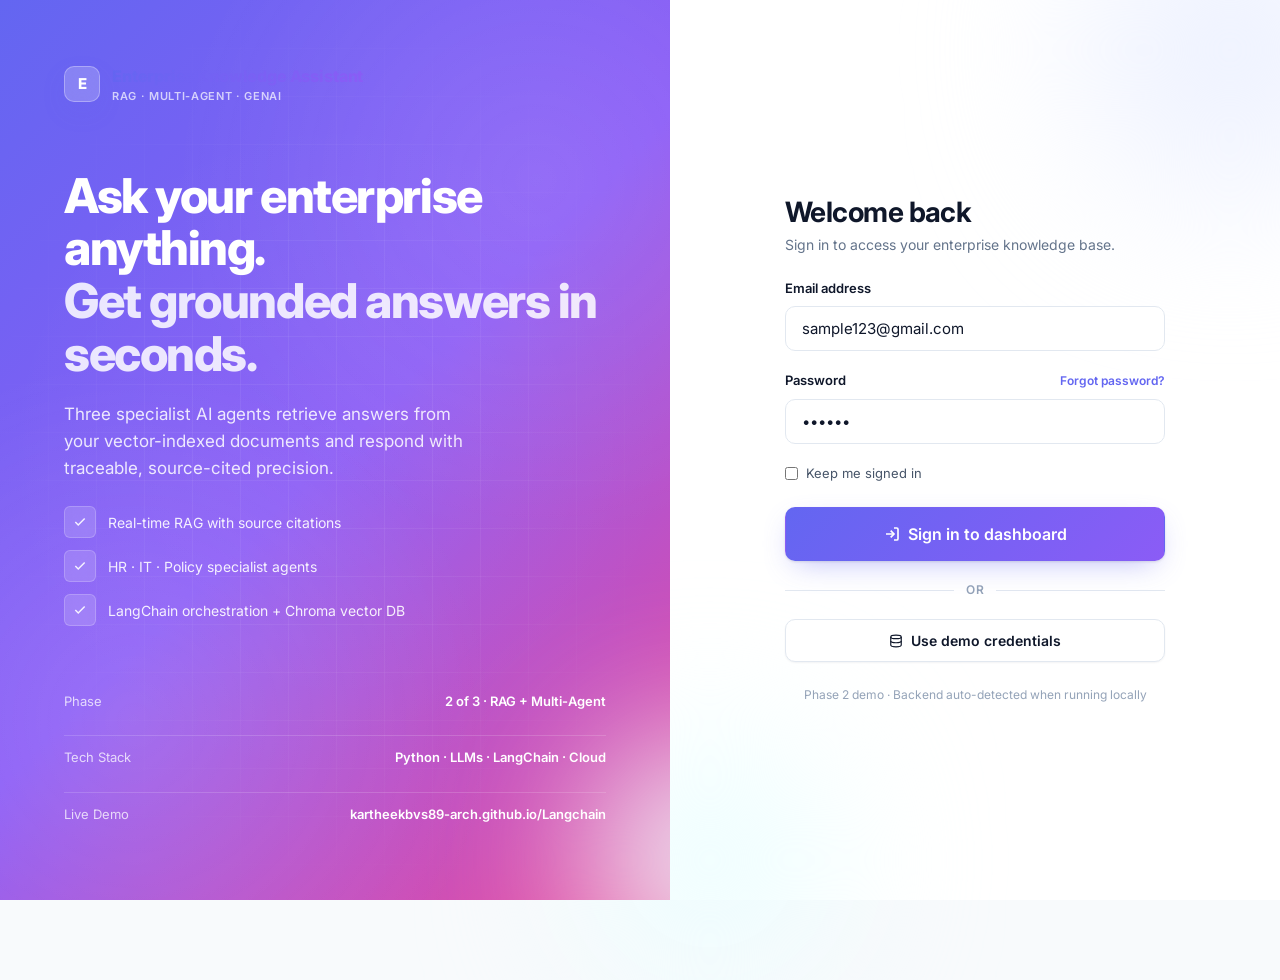
<file: index.html>
<!DOCTYPE html>
<html lang="en">
<head>
  <meta charset="UTF-8" />
  <meta name="viewport" content="width=device-width, initial-scale=1.0" />
  <title>Enterprise Knowledge Assistant</title>
  <link rel="preconnect" href="https://fonts.googleapis.com" />
  <link rel="preconnect" href="https://fonts.gstatic.com" crossorigin />
  <link href="https://fonts.googleapis.com/css2?family=Inter:wght@400;500;600;700;800&family=JetBrains+Mono:wght@400;500;700&display=swap" rel="stylesheet" />
  <link rel="stylesheet" href="css/style.css" />
  <link rel="stylesheet" href="css/pages.css" />
</head>
<body>
  <div class="login-shell">
    <!-- Left: vibrant gradient hero panel -->
    <section class="login-art">
      <div class="login-art-brand">
        <div class="brand-mark">E</div>
        <div>
          <div class="brand-name" style="color:#fff;">Enterprise Knowledge Assistant</div>
          <div class="brand-sub" style="color:rgba(255,255,255,0.7);">RAG · Multi-Agent · GenAI</div>
        </div>
      </div>

      <div class="login-art-content">
        <h1>Ask your enterprise anything.<br /><span style="color:rgba(255,255,255,0.85);">Get grounded answers in seconds.</span></h1>
        <p>Three specialist AI agents retrieve answers from your vector-indexed documents and respond with traceable, source-cited precision.</p>

        <div class="login-art-features">
          <div class="login-art-feature">
            <div class="login-art-feature-icon">
              <svg width="14" height="14" viewBox="0 0 24 24" fill="none" stroke="currentColor" stroke-width="2.5"><polyline points="20 6 9 17 4 12"/></svg>
            </div>
            <span>Real-time RAG with source citations</span>
          </div>
          <div class="login-art-feature">
            <div class="login-art-feature-icon">
              <svg width="14" height="14" viewBox="0 0 24 24" fill="none" stroke="currentColor" stroke-width="2.5"><polyline points="20 6 9 17 4 12"/></svg>
            </div>
            <span>HR · IT · Policy specialist agents</span>
          </div>
          <div class="login-art-feature">
            <div class="login-art-feature-icon">
              <svg width="14" height="14" viewBox="0 0 24 24" fill="none" stroke="currentColor" stroke-width="2.5"><polyline points="20 6 9 17 4 12"/></svg>
            </div>
            <span>LangChain orchestration + Chroma vector DB</span>
          </div>
        </div>
      </div>

      <div class="login-art-meta">
        <div class="login-art-meta-row">
          <span>Phase</span>
          <span>2 of 3 · RAG + Multi-Agent</span>
        </div>
        <div class="login-art-meta-row">
          <span>Tech Stack</span>
          <span>Python · LLMs · LangChain · Cloud</span>
        </div>
        <div class="login-art-meta-row">
          <span>Live Demo</span>
          <span>kartheekbvs89-arch.github.io/Langchain</span>
        </div>
      </div>
    </section>

    <!-- Right: form panel -->
    <section class="login-form-wrap">
      <div class="login-form">
        <div style="margin-bottom: var(--space-6);">
          <h2>Welcome back</h2>
          <p class="form-sub">Sign in to access your enterprise knowledge base.</p>
        </div>

        <form id="loginForm">
          <div class="form-group">
            <label class="form-label" for="email">Email address</label>
            <input
              type="email"
              id="email"
              class="form-input"
              placeholder="you@company.com"
              value="sample123@gmail.com"
              required
            />
          </div>

          <div class="form-group">
            <div class="flex items-center justify-between" style="margin-bottom: var(--space-2);">
              <label class="form-label" for="password" style="margin-bottom: 0;">Password</label>
              <a href="#" style="font-size:0.75rem; color:var(--color-primary); font-weight:600;">Forgot password?</a>
            </div>
            <input
              type="password"
              id="password"
              class="form-input"
              placeholder="••••••••••••"
              value="123456"
              required
            />
          </div>

          <div class="flex items-center justify-between mb-6">
            <label class="flex items-center gap-2" style="font-size:0.8125rem; cursor:pointer; color:var(--color-text-secondary);">
              <input type="checkbox" id="remember" style="margin:0; accent-color: var(--color-primary);" />
              Keep me signed in
            </label>
          </div>

          <button type="submit" class="btn btn-primary btn-block btn-lg">
            <svg width="16" height="16" viewBox="0 0 24 24" fill="none" stroke="currentColor" stroke-width="2.5"><path d="M15 3h4a2 2 0 0 1 2 2v14a2 2 0 0 1-2 2h-4"/><polyline points="10 17 15 12 10 7"/><line x1="15" y1="12" x2="3" y2="12"/></svg>
            Sign in to dashboard
          </button>

          <div class="login-divider">OR</div>

          <button type="button" class="btn btn-secondary btn-block" onclick="fillDemo()">
            <svg width="14" height="14" viewBox="0 0 24 24" fill="none" stroke="currentColor" stroke-width="2"><path d="M21 12c0 1.66-4 3-9 3s-9-1.34-9-3"/><path d="M3 5v14c0 1.66 4 3 9 3s9-1.34 9-3V5"/><path d="M3 5c0 1.66 4 3 9 3s9-1.34 9-3-4-3-9-3-9 1.34-9 3"/></svg>
            Use demo credentials
          </button>
        </form>

        <p style="font-size:0.75rem; color:var(--color-text-subtle); text-align:center; margin-top:var(--space-6);">
          Phase 2 demo · Backend auto-detected when running locally
        </p>
      </div>
    </section>
  </div>

  <script>
    function fillDemo() {
      document.getElementById('email').value = 'sample123@gmail.com';
      document.getElementById('password').value = '123456';
    }

    document.getElementById('loginForm').addEventListener('submit', (e) => {
      e.preventDefault();
      const email = document.getElementById('email').value.trim();
      const password = document.getElementById('password').value;

      if (!email || !password) {
        alert('Please enter credentials.');
        return;
      }

      const btn = e.target.querySelector('button[type="submit"]');
      const originalHTML = btn.innerHTML;
      btn.innerHTML = '<span class="spinner"></span> Signing in...';
      btn.disabled = true;

      setTimeout(() => {
        const localPart = email.includes('@') ? email.split('@')[0] : email;
        const userName = localPart
          .split(/[._\-]/)
          .filter(Boolean)
          .map(s => s.charAt(0).toUpperCase() + s.slice(1))
          .join(' ') || 'User';

        sessionStorage.setItem('eka_user', JSON.stringify({
          name: userName,
          email: email.includes('@') ? email : email + '@company.com',
          loginAt: new Date().toISOString(),
        }));

        window.location.href = 'chat.html';
      }, 600);
    });
  </script>
</body>
</html>
</file>
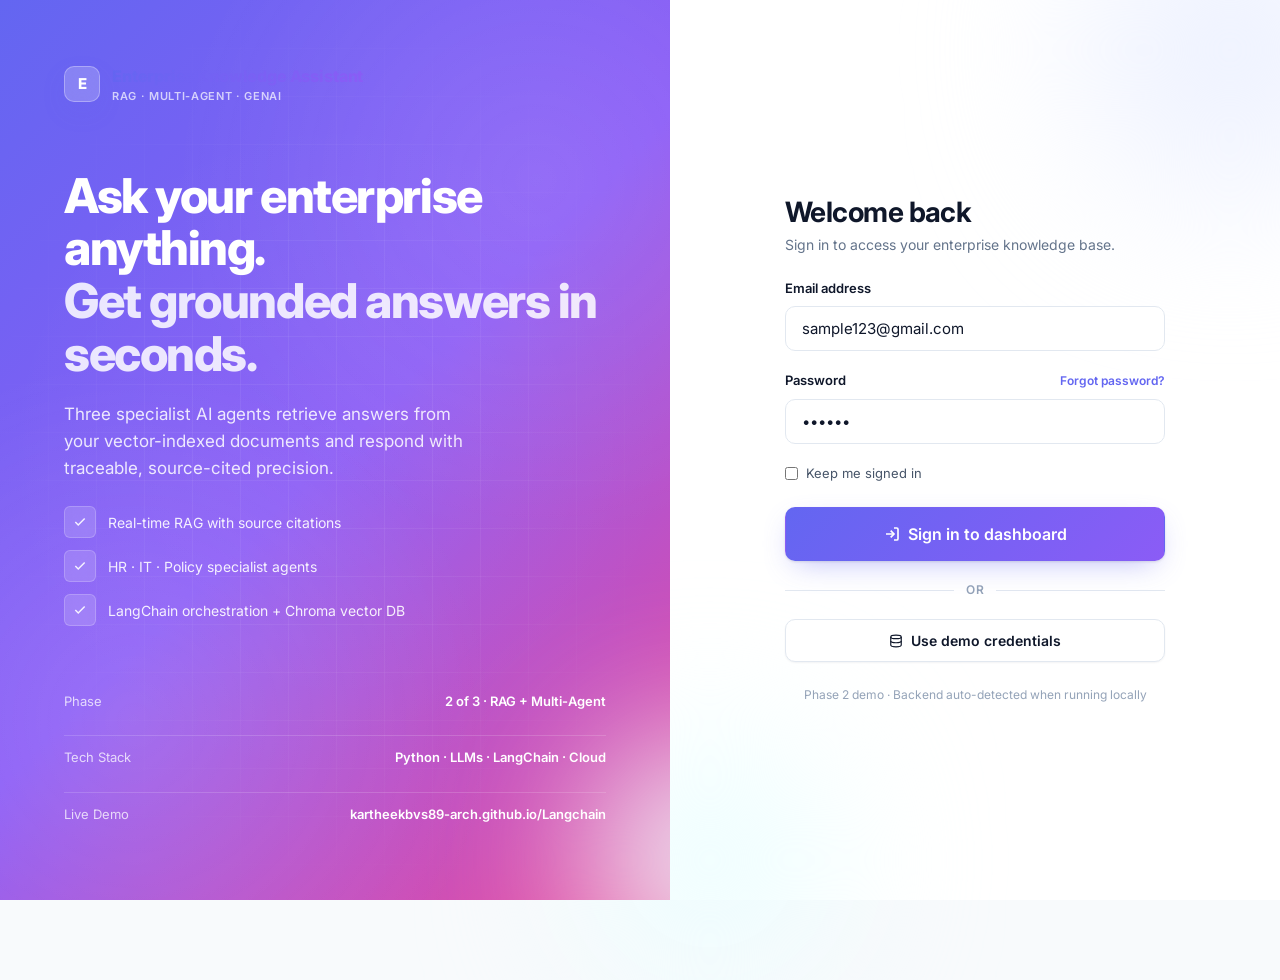
<file: analytics.html>
<!DOCTYPE html>
<html lang="en">
<head>
  <meta charset="UTF-8" />
  <meta name="viewport" content="width=device-width, initial-scale=1.0" />
  <title>Analytics · Enterprise Knowledge Assistant</title>
  <link rel="preconnect" href="https://fonts.googleapis.com" />
  <link rel="preconnect" href="https://fonts.gstatic.com" crossorigin />
  <link href="https://fonts.googleapis.com/css2?family=Inter:wght@400;500;600;700;800&family=JetBrains+Mono:wght@400;500;700&display=swap" rel="stylesheet" />
  <link rel="stylesheet" href="css/style.css" />
  <link rel="stylesheet" href="css/pages.css" />
</head>
<body>
  <script src="js/app.js"></script>
  <script>
    function renderAnalyticsPage() {
      const mainContent = `
        <div class="page">
          <div class="page-header">
            <h1>Analytics & Project Phases</h1>
            <p>Track response accuracy, retrieval performance, and the 3-phase delivery roadmap for the Enterprise Knowledge Assistant.</p>
          </div>

          <!-- 3-Phase Roadmap -->
          <h3 class="mb-4">Delivery Roadmap</h3>
          <div class="phase-tracker">
            <div class="phase-card done">
              <div class="phase-num">✓ Phase 1 · Delivered</div>
              <div class="phase-title">Frontend UI</div>
              <div class="phase-desc">Login, chat interface, document management, analytics dashboard. Pure HTML / CSS / JS, no AI integration yet.</div>
              <div class="phase-progress">
                <span class="phase-pct">100%</span>
                <div class="progress"><div class="progress-bar success" style="width:100%"></div></div>
              </div>
              <div class="text-muted text-mono" style="font-size:0.6875rem; margin-top:var(--space-3);">
                HTML · CSS · JavaScript
              </div>
            </div>
            <div class="phase-card done">
              <div class="phase-num">✓ Phase 2 · Delivered</div>
              <div class="phase-title">RAG + Multi-Agent Backend</div>
              <div class="phase-desc">LangChain orchestration, Chroma vector DB, HR/IT/Policy agents, document ingestion pipeline.</div>
              <div class="phase-progress">
                <span class="phase-pct">100%</span>
                <div class="progress"><div class="progress-bar success" style="width:100%"></div></div>
              </div>
              <div class="text-muted text-mono" style="font-size:0.6875rem; margin-top:var(--space-3);">
                Python · LangChain · Chroma
              </div>
            </div>
            <div class="phase-card done">
              <div class="phase-num">✓ Phase 3 · Delivered</div>
              <div class="phase-title">Cloud Deploy + Eval</div>
              <div class="phase-desc">Dockerized deployment, AWS/Azure/GCP configs, Prometheus metrics, LangSmith tracing, live RAGAS evaluation pipeline.</div>
              <div class="phase-progress">
                <span class="phase-pct">100%</span>
                <div class="progress"><div class="progress-bar success" style="width:100%"></div></div>
              </div>
              <div class="text-muted text-mono" style="font-size:0.6875rem; margin-top:var(--space-3);">
                Docker · Cloud · Monitoring · Eval
              </div>
            </div>
          </div>

          <!-- Top stats -->
          <div class="stat-grid">
            <div class="stat-card success">
              <div class="stat-card-icon">
                <svg width="18" height="18" viewBox="0 0 24 24" fill="none" stroke="currentColor" stroke-width="2"><polyline points="22 12 18 12 15 21 9 3 6 12 2 12"/></svg>
              </div>
              <div class="stat-label">Avg. answer accuracy</div>
              <div class="stat-value" data-target="87.4">0</div>
              <div class="stat-delta up"><svg width="10" height="10" viewBox="0 0 24 24" fill="currentColor"><polygon points="12 4 20 16 4 16"/></svg>+2.1% vs last week (target: 90%)</div>
            </div>
            <div class="stat-card accent">
              <div class="stat-card-icon">
                <svg width="18" height="18" viewBox="0 0 24 24" fill="none" stroke="currentColor" stroke-width="2"><circle cx="11" cy="11" r="8"/><line x1="21" y1="21" x2="16.65" y2="16.65"/></svg>
              </div>
              <div class="stat-label">Retrieval recall@5</div>
              <div class="stat-value" data-target="0.91" data-decimals="2">0</div>
              <div class="stat-delta">Mean relevance of top-5 chunks</div>
            </div>
            <div class="stat-card warning">
              <div class="stat-card-icon">
                <svg width="18" height="18" viewBox="0 0 24 24" fill="none" stroke="currentColor" stroke-width="2"><circle cx="12" cy="12" r="10"/><polyline points="12 6 12 12 16 14"/></svg>
              </div>
              <div class="stat-label">P95 latency</div>
              <div class="stat-value" data-target="2.4" data-suffix="s">0</div>
              <div class="stat-delta">From query → grounded answer</div>
            </div>
            <div class="stat-card">
              <div class="stat-card-icon">
                <svg width="18" height="18" viewBox="0 0 24 24" fill="none" stroke="currentColor" stroke-width="2"><path d="M21 15a2 2 0 0 1-2 2H7l-4 4V5a2 2 0 0 1 2-2h14a2 2 0 0 1 2 2z"/></svg>
              </div>
              <div class="stat-label">Queries this week</div>
              <div class="stat-value" data-target="1284">0</div>
              <div class="stat-delta">312 unique users · 4.1 avg per user</div>
            </div>
          </div>

          <!-- Charts row 1 -->
          <div class="grid grid-cols-2 mb-6">
            <div class="chart-card">
              <div class="card-header">
                <span class="card-title">Query volume — last 7 days</span>
                <span class="badge badge-primary">Daily</span>
              </div>
              <div class="bar-chart">
                ${barChart().map((b, i) => `
                  <div class="bar-col">
                    <span class="bar-value">${b.value}</span>
                    <div class="bar" style="height:${(b.value / 220) * 100}%; animation-delay:${i * 80}ms;" title="${b.label}: ${b.value} queries"></div>
                    <span class="bar-label">${b.label}</span>
                  </div>
                `).join('')}
              </div>
            </div>

            <div class="chart-card">
              <div class="card-header">
                <span class="card-title">Queries by agent</span>
                <span class="badge badge-accent">This week</span>
              </div>
              <div class="donut-wrap">
                <svg class="donut-svg" viewBox="0 0 42 42">
                  ${donutSegments([
                    { value: 48, label: 'HR', fill: '#EC4899' },
                    { value: 32, label: 'IT', fill: '#6366F1' },
                    { value: 20, label: 'Policy', fill: '#14B8A6' },
                  ])}
                  <text x="21" y="20" text-anchor="middle" font-size="6" font-weight="800" fill="#0F172A" font-family="JetBrains Mono">1,284</text>
                  <text x="21" y="26" text-anchor="middle" font-size="3" fill="#64748B" font-family="Inter" font-weight="600">QUERIES</text>
                </svg>
                <div class="donut-legend">
                  <div class="legend-item">
                    <span class="legend-swatch" style="background:#EC4899;"></span>
                    <span class="legend-label">HR Agent</span>
                    <span class="legend-value">48% · 616</span>
                  </div>
                  <div class="legend-item">
                    <span class="legend-swatch" style="background:#6366F1;"></span>
                    <span class="legend-label">IT Agent</span>
                    <span class="legend-value">32% · 411</span>
                  </div>
                  <div class="legend-item">
                    <span class="legend-swatch" style="background:#14B8A6;"></span>
                    <span class="legend-label">Policy Agent</span>
                    <span class="legend-value">20% · 257</span>
                  </div>
                </div>
              </div>
            </div>
          </div>

          <!-- Charts row 2 -->
          <div class="grid grid-cols-2 mb-6">
            <div class="chart-card">
              <div class="card-header">
                <span class="card-title">Answer accuracy trend</span>
                <span class="badge badge-success">Last 12 weeks</span>
              </div>
              ${lineChartSVG()}
              <div class="flex items-center justify-between" style="margin-top:var(--space-3);">
                <span class="text-muted" style="font-size:0.75rem;">Eval set: 200 questions · LLM-as-judge + human spot-check</span>
                <span class="badge badge-success">↑ 4.3% QoQ</span>
              </div>
            </div>

            <div class="chart-card">
              <div class="card-header">
                <span class="card-title">Latency breakdown (avg ms)</span>
                <span class="badge badge-warning">P50 / P95</span>
              </div>
              <table class="table" style="margin-top:var(--space-2);">
                <thead>
                  <tr><th>Stage</th><th>P50</th><th>P95</th><th style="width:120px;">Distribution</th></tr>
                </thead>
                <tbody>
                  ${latencyRows().map(r => `
                    <tr>
                      <td style="font-weight:600;">${r.stage}</td>
                      <td class="text-mono">${r.p50}</td>
                      <td class="text-mono">${r.p95}</td>
                      <td>
                        <div class="progress"><div class="progress-bar ${r.muted ? 'muted' : ''}" style="width:${(r.p95/2400)*100}%"></div></div>
                      </td>
                    </tr>
                  `).join('')}
                </tbody>
              </table>
            </div>
          </div>

          <!-- Eval table -->
          <div class="chart-card">
            <div class="card-header">
              <span class="card-title">Evaluation results — RAGAS metrics</span>
              <span class="badge badge-primary">200-question eval set</span>
            </div>
            <table class="table">
              <thead>
                <tr>
                  <th>Agent</th>
                  <th>Faithfulness</th>
                  <th>Answer Relevancy</th>
                  <th>Context Precision</th>
                  <th>Context Recall</th>
                  <th>Overall</th>
                </tr>
              </thead>
              <tbody>
                <tr><td><span class="badge badge-hr">HR</span></td><td class="text-mono">0.92</td><td class="text-mono">0.88</td><td class="text-mono">0.86</td><td class="text-mono">0.91</td><td><span class="badge badge-success">89.3%</span></td></tr>
                <tr><td><span class="badge badge-it">IT</span></td><td class="text-mono">0.89</td><td class="text-mono">0.91</td><td class="text-mono">0.83</td><td class="text-mono">0.87</td><td><span class="badge badge-success">87.5%</span></td></tr>
                <tr><td><span class="badge badge-policy">Policy</span></td><td class="text-mono">0.94</td><td class="text-mono">0.86</td><td class="text-mono">0.90</td><td class="text-mono">0.93</td><td><span class="badge badge-success">90.8%</span></td></tr>
                <tr style="font-weight:700;"><td>Overall</td><td class="text-mono">0.917</td><td class="text-mono">0.883</td><td class="text-mono">0.863</td><td class="text-mono">0.903</td><td><span class="badge badge-primary">89.2%</span></td></tr>
              </tbody>
            </table>
            <p class="text-muted" style="font-size:0.75rem; margin-top:var(--space-4);">
              Faithfulness measures grounding in retrieved context. Answer Relevancy measures how directly the answer addresses the query. Context Precision/Recall evaluate chunk retrieval quality. Phase 2 displays pre-computed mock metrics; live evaluation pipeline ships in Phase 3.
            </p>
          </div>

          <!-- Tech stack card -->
          <div class="card mt-6">
            <div class="flex items-center justify-between">
              <div>
                <h6 style="margin-bottom:var(--space-2);">Project</h6>
                <h3 style="margin-bottom:var(--space-1);">Enterprise Knowledge Assistant</h3>
                <p class="text-muted text-mono">RAG · Multi-Agent · GenAI · Cloud</p>
              </div>
              <div>
                <h6 style="margin-bottom:var(--space-2); text-align:right;">Tech Stack</h6>
                <div class="flex gap-2" style="flex-wrap:wrap; justify-content:flex-end;">
                  <span class="tag">Python</span>
                  <span class="tag">LLMs</span>
                  <span class="tag">LangChain</span>
                  <span class="tag">Vector DB</span>
                  <span class="tag">Cloud Computing</span>
                  <span class="tag">RAG</span>
                  <span class="tag">Multi-Agent</span>
                  <span class="tag">Docker</span>
                  <span class="tag">Prometheus</span>
                  <span class="tag">LangSmith</span>
                </div>
              </div>
            </div>
          </div>

          <!-- Live eval runner (Phase 3) -->
          <div class="card mt-6">
            <div class="card-header">
              <span class="card-title">Live Evaluation Runner (Phase 3)</span>
              <span class="badge badge-primary">RAGAS Pipeline</span>
            </div>
            <p class="text-muted mb-4" style="font-size:0.875rem;">
              Run the 24-question RAGAS evaluation pipeline against the live backend.
              Returns faithfulness, answer relevancy, context precision/recall scores per agent.
              Caches results in-memory for the /api/analytics endpoint to serve.
            </p>
            <div class="flex gap-2 mb-4">
              <button class="btn btn-primary" id="runEvalBtn" onclick="runEvalNow()">
                <svg width="14" height="14" viewBox="0 0 24 24" fill="none" stroke="currentColor" stroke-width="2.5"><polygon points="5 3 19 12 5 21 5 3"/></svg>
                Run Evaluation (24 questions)
              </button>
              <button class="btn btn-secondary" onclick="loadLatestEval()">
                <svg width="14" height="14" viewBox="0 0 24 24" fill="none" stroke="currentColor" stroke-width="2"><path d="M21 12c0 1.66-4 3-9 3s-9-1.34-9-3"/><path d="M3 5v14c0 1.66 4 3 9 3s9-1.34 9-3V5"/></svg>
                Load Latest Result
              </button>
            </div>
            <div id="evalResultArea" style="font-family:var(--font-mono); font-size:0.8125rem; background:var(--color-surface-alt); padding:var(--space-4); border-radius:var(--radius-md); min-height:120px; border:1px solid var(--color-border);">
              <span class="text-muted">No eval run yet. Click "Run Evaluation" to start (takes ~30s on CPU).</span>
            </div>
          </div>

          <!-- Cloud deployment cards (Phase 3) -->
          <div class="grid grid-cols-3 mt-6">
            <div class="card card-hover">
              <div class="card-header">
                <span class="card-title">AWS Deployment</span>
                <span class="badge badge-warning">Ready</span>
              </div>
              <p class="text-muted mb-4" style="font-size:0.8125rem;">
                ECS Fargate + CloudFront + S3 + ALB with auto-scaling
              </p>
              <div class="text-mono text-muted" style="font-size:0.6875rem;">
                deploy/aws/cloudformation.yaml
              </div>
            </div>
            <div class="card card-hover">
              <div class="card-header">
                <span class="card-title">Azure Deployment</span>
                <span class="badge badge-primary">Ready</span>
              </div>
              <p class="text-muted mb-4" style="font-size:0.8125rem;">
                Container Apps + Blob Storage + CDN with Log Analytics
              </p>
              <div class="text-mono text-muted" style="font-size:0.6875rem;">
                deploy/azure/main.bicep
              </div>
            </div>
            <div class="card card-hover">
              <div class="card-header">
                <span class="card-title">GCP Deployment</span>
                <span class="badge badge-success">Ready</span>
              </div>
              <p class="text-muted mb-4" style="font-size:0.8125rem;">
                Cloud Run + Cloud Storage + Load Balancer
              </p>
              <div class="text-mono text-muted" style="font-size:0.6875rem;">
                deploy/gcp/deployment.yaml
              </div>
            </div>
          </div>
        </div>
      `;

      mountShell('analytics', 'Analytics', 'Home / Workspace / Analytics', mainContent, '');

      // Animate counters
      animateCounters();
    }

    function animateCounters() {
      document.querySelectorAll('.stat-value[data-target]').forEach(el => {
        const target = parseFloat(el.dataset.target);
        const decimals = parseInt(el.dataset.decimals || '1');
        const suffix = el.dataset.suffix || '';
        const duration = 1200;
        const start = performance.now();

        function tick(now) {
          const elapsed = now - start;
          const progress = Math.min(elapsed / duration, 1);
          const eased = 1 - Math.pow(1 - progress, 3);
          const value = target * eased;
          el.textContent = value.toFixed(decimals) + suffix;
          if (progress < 1) requestAnimationFrame(tick);
        }
        requestAnimationFrame(tick);
      });
    }

    function barChart() {
      return [
        { label: 'Mon', value: 142 },
        { label: 'Tue', value: 198 },
        { label: 'Wed', value: 176 },
        { label: 'Thu', value: 211 },
        { label: 'Fri', value: 187 },
        { label: 'Sat', value: 84 },
        { label: 'Sun', value: 96 },
      ];
    }

    function donutSegments(segs) {
      const radius = 15.91549430919;
      let offset = 25;
      return segs.map(s => {
        const dash = (s.value / 100) * 100;
        const el = `<circle cx="21" cy="21" r="${radius}" fill="transparent" stroke="${s.fill}" stroke-width="6" stroke-dasharray="${dash} ${100-dash}" stroke-dashoffset="${offset}" stroke-linecap="round"/>`;
        offset -= dash;
        return el;
      }).join('');
    }

    function lineChartSVG() {
      const data = [80.2, 81.5, 81.1, 82.8, 83.4, 82.9, 84.2, 85.1, 84.8, 86.0, 86.7, 87.4];
      const w = 520, h = 200, pad = 30;
      const max = 90, min = 78;
      const stepX = (w - pad * 2) / (data.length - 1);
      const points = data.map((v, i) => {
        const x = pad + i * stepX;
        const y = h - pad - ((v - min) / (max - min)) * (h - pad * 2);
        return [x, y];
      });
      const pathD = points.map((p, i) => (i === 0 ? `M${p[0]},${p[1]}` : `L${p[0]},${p[1]}`)).join(' ');
      const areaD = `${pathD} L${points[points.length-1][0]},${h-pad} L${points[0][0]},${h-pad} Z`;
      const gridLines = [78, 82, 86, 90].map(v => {
        const y = h - pad - ((v - min) / (max - min)) * (h - pad * 2);
        return `<line x1="${pad}" y1="${y}" x2="${w-pad}" y2="${y}" stroke="#E2E8F0" stroke-width="1" stroke-dasharray="2 3"/>
                <text x="${pad-6}" y="${y+4}" font-size="9" fill="#94A3B8" text-anchor="end" font-family="JetBrains Mono">${v}%</text>`;
      }).join('');
      const xLabels = points.map((p, i) => i % 2 === 0 ? `<text x="${p[0]}" y="${h-pad+14}" font-size="9" fill="#94A3B8" text-anchor="middle" font-family="Inter" font-weight="500">W${i+1}</text>` : '').join('');
      const dots = points.map((p, i) => `<circle cx="${p[0]}" cy="${p[1]}" r="3" fill="#6366F1" stroke="#fff" stroke-width="2"/>`).join('');

      return `<svg viewBox="0 0 ${w} ${h}" class="line-chart-svg" preserveAspectRatio="none">
        <defs>
          <linearGradient id="areaGrad" x1="0%" y1="0%" x2="0%" y2="100%">
            <stop offset="0%" stop-color="#6366F1" stop-opacity="0.3"/>
            <stop offset="100%" stop-color="#6366F1" stop-opacity="0"/>
          </linearGradient>
          <linearGradient id="lineGrad" x1="0%" y1="0%" x2="100%" y2="0%">
            <stop offset="0%" stop-color="#6366F1"/>
            <stop offset="100%" stop-color="#06B6D4"/>
          </linearGradient>
        </defs>
        ${gridLines}
        <path d="${areaD}" fill="url(#areaGrad)"/>
        <path d="${pathD}" fill="none" stroke="url(#lineGrad)" stroke-width="2.5" stroke-linecap="round" stroke-linejoin="round"/>
        ${dots}
        ${xLabels}
      </svg>`;
    }

    function latencyRows() {
      return [
        { stage: 'Query embedding', p50: '120ms', p95: '180ms', muted: true },
        { stage: 'Vector search', p50: '180ms', p95: '340ms', muted: true },
        { stage: 'Context retrieval', p50: '90ms', p95: '210ms', muted: true },
        { stage: 'LLM generation', p50: '950ms', p95: '1450ms' },
        { stage: 'Citation formatting', p50: '80ms', p95: '220ms', muted: true },
      ];
    }

    async function runEvalNow() {
      const btn = document.getElementById('runEvalBtn');
      const area = document.getElementById('evalResultArea');
      const originalHTML = btn.innerHTML;

      btn.disabled = true;
      btn.innerHTML = '<span class="spinner"></span> Running eval (24 questions, ~30s)...';
      area.innerHTML = '<span class="text-muted">Running RAGAS evaluation against 24-question gold set...</span>';

      try {
        const isLive = await API.isLive();
        if (!isLive) {
          throw new Error('Backend is offline. Start the Phase 2 backend locally to run live eval.');
        }
        const result = await API.evalRun();
        renderEvalResult(result);
      } catch (err) {
        area.innerHTML = `<div style="color:var(--color-danger);">⚠ ${err.message}</div>
                         <div class="text-muted mt-2" style="font-size:0.75rem;">
                           To run eval: cd backend && uvicorn app.main:app --reload<br/>
                           Then refresh this page and click Run again.
                         </div>`;
      } finally {
        btn.disabled = false;
        btn.innerHTML = originalHTML;
      }
    }

    async function loadLatestEval() {
      const area = document.getElementById('evalResultArea');
      try {
        const isLive = await API.isLive();
        if (!isLive) {
          throw new Error('Backend is offline.');
        }
        const result = await API.evalLatest();
        if (result.message) {
          area.innerHTML = `<span class="text-muted">${result.message}</span>`;
        } else {
          renderEvalResult(result);
        }
      } catch (err) {
        area.innerHTML = `<div style="color:var(--color-danger);">⚠ ${err.message}</div>`;
      }
    }

    function renderEvalResult(report) {
      const area = document.getElementById('evalResultArea');
      if (!report || !report.results) {
        area.innerHTML = '<span class="text-muted">No results to display.</span>';
        return;
      }
      const html = `
        <div style="margin-bottom:var(--space-3);">
          <strong>Started:</strong> ${report.started_at}<br/>
          <strong>Duration:</strong> ${report.duration_sec}s · <strong>Questions:</strong> ${report.total_questions}
        </div>
        <div class="grid grid-cols-4 gap-2 mb-4">
          <div><div class="text-muted" style="font-size:0.6875rem;">FAITHFULNESS</div><div style="font-weight:700; color:var(--color-primary);">${report.avg_faithfulness}</div></div>
          <div><div class="text-muted" style="font-size:0.6875rem;">RELEVANCY</div><div style="font-weight:700; color:var(--color-accent);">${report.avg_answer_relevancy}</div></div>
          <div><div class="text-muted" style="font-size:0.6875rem;">CTX PRECISION</div><div style="font-weight:700; color:var(--color-success);">${report.avg_context_precision}</div></div>
          <div><div class="text-muted" style="font-size:0.6875rem;">CTX RECALL</div><div style="font-weight:700; color:var(--color-warning);">${report.avg_context_recall}</div></div>
        </div>
        <div class="text-muted mb-2" style="font-size:0.6875rem;">PER-QUESTION RESULTS (top 5):</div>
        ${report.results.slice(0, 5).map((r, i) => `
          <div style="padding:var(--space-2) 0; border-bottom:1px solid var(--color-border);">
            <div class="flex items-center justify-between">
              <span class="badge badge-${r.agent}">${r.agent.toUpperCase()}</span>
              <span style="font-weight:700; color:var(--color-${r.overall > 0.7 ? 'success' : r.overall > 0.4 ? 'warning' : 'danger'});">
                ${(r.overall * 100).toFixed(1)}%
              </span>
            </div>
            <div style="margin-top:4px; font-size:0.75rem; color:var(--color-text-secondary);">
              ${r.question}
            </div>
            <div class="text-muted" style="font-size:0.6875rem; margin-top:2px;">
              ${r.latency_ms}ms · sources: ${r.sources.length}
            </div>
          </div>
        `).join('')}
      `;
      area.innerHTML = html;
    }

    renderAnalyticsPage();
  </script>
</body>
</html>
</file>
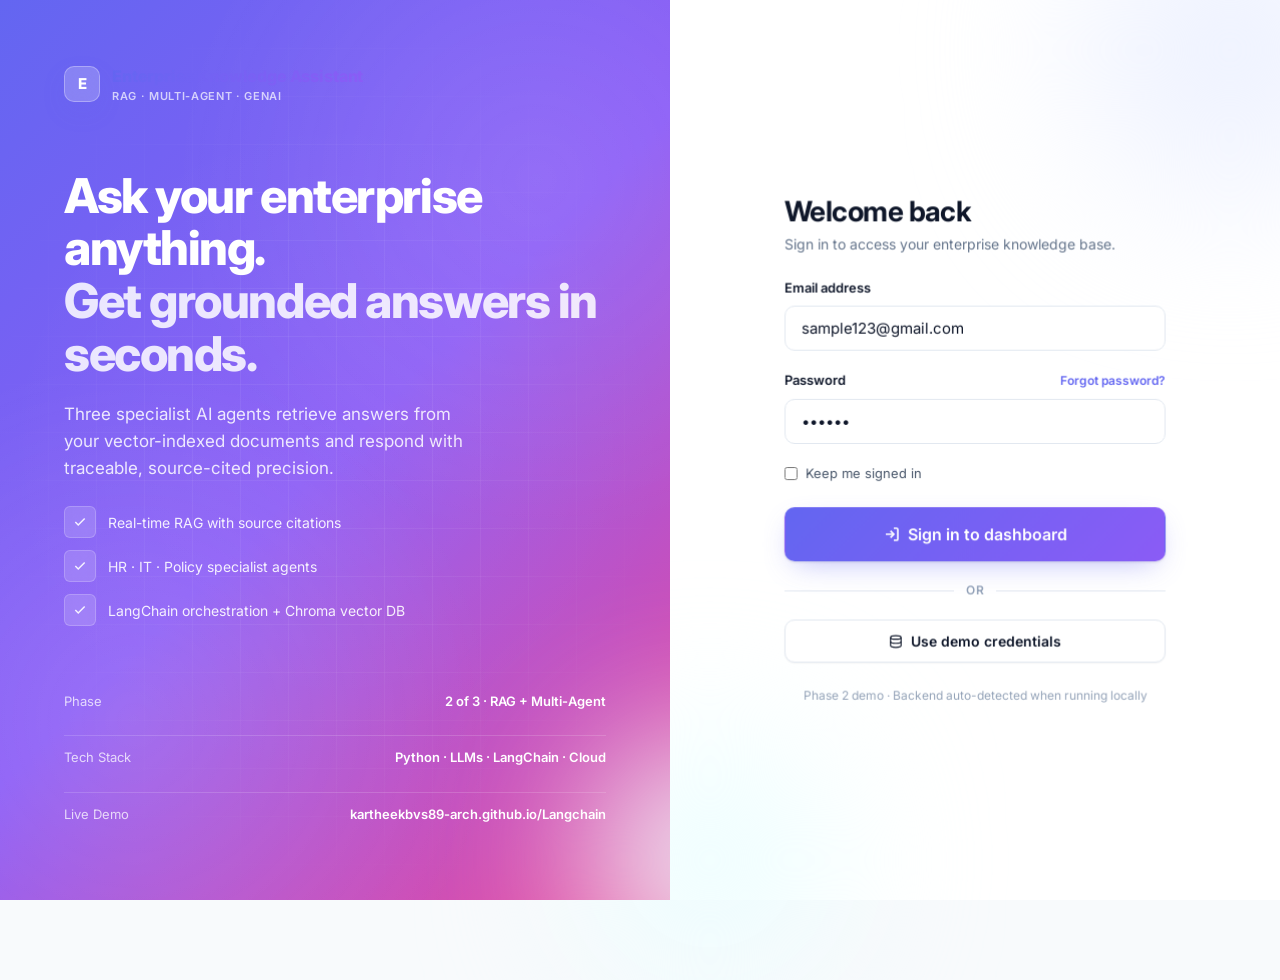
<file: chat.html>
<!DOCTYPE html>
<html lang="en">
<head>
  <meta charset="UTF-8" />
  <meta name="viewport" content="width=device-width, initial-scale=1.0" />
  <title>Chat · Enterprise Knowledge Assistant</title>
  <link rel="preconnect" href="https://fonts.googleapis.com" />
  <link rel="preconnect" href="https://fonts.gstatic.com" crossorigin />
  <link href="https://fonts.googleapis.com/css2?family=Inter:wght@400;500;600;700;800&family=JetBrains+Mono:wght@400;500;700&display=swap" rel="stylesheet" />
  <link rel="stylesheet" href="css/style.css" />
  <link rel="stylesheet" href="css/pages.css" />
</head>
<body>
  <script src="js/app.js"></script>
  <script>
    const params = new URLSearchParams(location.search);
    let activeAgentId = params.get('agent') || 'hr';
    let activeAgent = AGENTS.find(a => a.id === activeAgentId) || AGENTS[0];
    let messages = [];
    let isTyping = false;
    let backendLive = false;
    let queryCount = 0;

    async function renderChatPage() {
      backendLive = await API.isLive();

      const mainContent = `
        <div class="chat-layout">
          <aside class="chat-sidebar">
            <div class="chat-sidebar-header">
              <h6>Specialist Agents</h6>
              <p class="text-subtle" style="font-size:0.75rem;">Select an agent to query its knowledge base.</p>
            </div>
            <div class="agent-list" id="agentList">
              ${AGENTS.map(a => `
                <div class="agent-card ${a.id === activeAgent.id ? 'active' : ''}" data-agent="${a.id}" onclick="switchAgent('${a.id}')">
                  <div class="agent-icon">${a.initial}</div>
                  <div style="flex:1; min-width:0;">
                    <div class="agent-name">${a.name}</div>
                    <div class="agent-desc">${a.desc}</div>
                  </div>
                </div>
              `).join('')}
            </div>
            <div class="chat-history-list">
              <h6 style="padding:0 var(--space-3) var(--space-3);">Recent Conversations</h6>
              <div class="chat-history-item">
                <div class="chat-history-item-title">Leave policy clarification</div>
                <div class="chat-history-item-meta">HR Agent · 2h ago</div>
              </div>
              <div class="chat-history-item">
                <div class="chat-history-item-title">VPN setup on macOS</div>
                <div class="chat-history-item-meta">IT Agent · Yesterday</div>
              </div>
              <div class="chat-history-item">
                <div class="chat-history-item-title">Data classification levels</div>
                <div class="chat-history-item-meta">Policy Agent · 3d ago</div>
              </div>
            </div>
          </aside>

          <section class="chat-main">
            <div class="chat-header">
              <div class="chat-header-info">
                <div class="agent-icon" style="width:40px;height:40px;">${activeAgent.initial}</div>
                <div>
                  <h3>${activeAgent.name}</h3>
                  <div class="text-muted">${activeAgent.desc} · ${backendLive ? 'Live RAG' : 'Mock mode'}</div>
                </div>
              </div>
              <div class="flex items-center gap-2">
                <span class="badge ${backendLive ? 'badge-success' : 'badge-warning'}">
                  <span class="badge-dot ${backendLive ? 'active' : ''}"></span>
                  ${backendLive ? 'Backend live' : 'Mock mode'}
                </span>
                <button class="btn-icon" title="New conversation" onclick="clearChat()">
                  <svg width="16" height="16" viewBox="0 0 24 24" fill="none" stroke="currentColor" stroke-width="2"><path d="M12 5v14M5 12h14"/></svg>
                </button>
              </div>
            </div>

            <div class="chat-messages" id="messages">
              ${messages.length === 0 ? renderEmptyState() : renderMessages()}
            </div>

            <div class="chat-composer">
              <div class="chat-composer-inner">
                <div class="composer-input-wrap">
                  <textarea
                    id="composerInput"
                    class="composer-input"
                    placeholder="${activeAgent.placeholder}"
                    rows="1"
                    onkeydown="handleComposerKey(event)"
                    oninput="autoGrow(this)"
                  ></textarea>
                  <button class="composer-send" id="sendBtn" onclick="sendMessage()" disabled>
                    <svg width="16" height="16" viewBox="0 0 24 24" fill="none" stroke="currentColor" stroke-width="2"><line x1="22" y1="2" x2="11" y2="13"/><polygon points="22 2 15 22 11 13 2 9 22 2"/></svg>
                  </button>
                </div>
                <div class="composer-hint">Press Enter to send · Shift+Enter for newline · ${backendLive ? 'Live RAG via LangChain + Chroma' : 'Backend offline — using mock responses'}</div>
              </div>
            </div>
          </section>
        </div>
      `;

      mountShell('chat', 'Chat Assistant', 'Home / Workspace / Chat', mainContent, '');

      const input = document.getElementById('composerInput');
      const sendBtn = document.getElementById('sendBtn');
      input.addEventListener('input', () => {
        sendBtn.disabled = input.value.trim().length === 0;
      });
      input.focus();
    }

    function renderEmptyState() {
      return `
        <div class="empty-chat">
          <div class="empty-chat-icon">
            <svg width="32" height="32" viewBox="0 0 24 24" fill="none" stroke="currentColor" stroke-width="2">
              <path d="M21 15a2 2 0 0 1-2 2H7l-4 4V5a2 2 0 0 1 2-2h14a2 2 0 0 1 2 2z"/>
            </svg>
          </div>
          <div>
            <h3>Ask ${activeAgent.name}</h3>
            <p>${backendLive
              ? 'Live RAG pipeline — every answer is grounded in retrieved documents with cosine-similarity scored citations.'
              : 'Backend is offline. Using mock responses that demonstrate how the RAG pipeline would behave.'}</p>
          </div>
          <div class="suggested-prompts">
            ${activeAgent.suggested.map((p, i) => `
              <button class="prompt-chip animate-fade-in" style="animation-delay:${i * 80}ms;" onclick="usePrompt('${p.title.replace(/'/g, "\\'")}')">
                <strong>${p.title}</strong>
                <span>${p.sub}</span>
              </button>
            `).join('')}
          </div>
        </div>
      `;
    }

    function renderMessages() {
      return messages.map(m => renderMessage(m)).join('');
    }

    function renderMessage(m) {
      const isUser = m.role === 'user';
      const avatar = isUser ? 'U' : activeAgent.initial;
      return `
        <div class="message ${isUser ? 'user' : ''}">
          <div class="message-avatar">${avatar}</div>
          <div class="message-body">
            <div class="message-meta">
              <span class="message-author">${isUser ? 'You' : activeAgent.name}</span>
              <span class="message-time">${m.time}</span>
              ${m.latencyMs ? `<span class="text-subtle text-mono" style="font-size:0.6875rem;">· ${m.latencyMs}ms</span>` : ''}
              ${m.llmProvider ? `<span class="badge badge-primary">${m.llmProvider}</span>` : ''}
            </div>
            <div class="message-content">${escapeHtml(m.content)}</div>
            ${m.sources && m.sources.length ? renderSources(m.sources) : ''}
          </div>
        </div>
      `;
    }

    function escapeHtml(s) {
      return String(s)
        .replace(/&/g, '&amp;')
        .replace(/</g, '&lt;')
        .replace(/>/g, '&gt;')
        .replace(/\n/g, '<br>');
    }

    function renderSources(sources) {
      return `
        <div class="message-sources">
          <div class="message-sources-title">
            <svg width="12" height="12" viewBox="0 0 24 24" fill="none" stroke="currentColor" stroke-width="2"><path d="M4 19.5A2.5 2.5 0 0 1 6.5 17H20"/><path d="M6.5 2H20v20H6.5A2.5 2.5 0 0 1 4 19.5v-15A2.5 2.5 0 0 1 6.5 2z"/></svg>
            Sources retrieved (${sources.length})
          </div>
          ${sources.map(s => `
            <span class="source-chip">
              <svg width="10" height="10" viewBox="0 0 24 24" fill="none" stroke="currentColor" stroke-width="2"><path d="M14 2H6a2 2 0 0 0-2 2v16a2 2 0 0 0 2 2h12a2 2 0 0 0 2-2V8z"/><polyline points="14 2 14 8 20 8"/></svg>
              ${s.document || s.name}
              ${s.page ? ' · p.' + s.page : ''}
              ${s.section ? ' · §' + s.section : ''}
              <span class="score">${typeof s.score === 'number' ? s.score.toFixed(2) : s.score}</span>
            </span>
          `).join('')}
        </div>
      `;
    }

    function switchAgent(id) {
      activeAgentId = id;
      activeAgent = AGENTS.find(a => a.id === id);
      messages = [];
      isTyping = false;
      queryCount = 0;
      const url = new URL(location.href);
      url.searchParams.set('agent', id);
      history.replaceState({}, '', url);
      renderChatPage();
    }

    function clearChat() {
      messages = [];
      queryCount = 0;
      renderChatPage();
    }

    function usePrompt(title) {
      const input = document.getElementById('composerInput');
      const prompt = activeAgent.suggested.find(p => p.title === title);
      input.value = prompt.sub;
      document.getElementById('sendBtn').disabled = false;
      sendMessage();
    }

    function autoGrow(el) {
      el.style.height = 'auto';
      el.style.height = Math.min(el.scrollHeight, 200) + 'px';
    }

    function handleComposerKey(e) {
      if (e.key === 'Enter' && !e.shiftKey) {
        e.preventDefault();
        sendMessage();
      }
    }

    async function sendMessage() {
      const input = document.getElementById('composerInput');
      const text = input.value.trim();
      if (!text || isTyping) return;

      const now = new Date();
      const timeStr = now.toLocaleTimeString([], { hour: '2-digit', minute: '2-digit' });

      messages.push({ role: 'user', content: text, time: timeStr });
      input.value = '';
      input.style.height = 'auto';
      document.getElementById('sendBtn').disabled = true;

      const msgContainer = document.getElementById('messages');
      if (msgContainer.querySelector('.empty-chat')) {
        msgContainer.innerHTML = '';
      }
      msgContainer.insertAdjacentHTML('beforeend', renderMessage(messages[messages.length - 1]));
      msgContainer.scrollTop = msgContainer.scrollHeight;

      isTyping = true;
      queryCount++;
      const typingHtml = `
        <div class="message" id="typingMessage">
          <div class="message-avatar">${activeAgent.initial}</div>
          <div class="message-body">
            <div class="message-meta">
              <span class="message-author">${activeAgent.name}</span>
              <span class="message-time">${timeStr}</span>
            </div>
            <div class="typing-indicator">
              <div class="typing-dot"></div>
              <div class="typing-dot"></div>
              <div class="typing-dot"></div>
            </div>
          </div>
        </div>
      `;
      msgContainer.insertAdjacentHTML('beforeend', typingHtml);
      msgContainer.scrollTop = msgContainer.scrollHeight;

      let reply;
      try {
        if (backendLive) {
          const r = await API.chat(text, activeAgent.id);
          reply = {
            role: 'agent',
            content: r.answer,
            sources: (r.sources || []).map(s => ({
              document: s.document,
              page: s.page,
              section: s.section,
              score: s.score,
            })),
            time: new Date().toLocaleTimeString([], { hour: '2-digit', minute: '2-digit' }),
            latencyMs: r.latency_ms,
            llmProvider: 'RAG',
          };
        } else {
          throw new Error('backend offline');
        }
      } catch (err) {
        await new Promise(r => setTimeout(r, 800 + Math.random() * 600));
        const replyText = activeAgent.mockReplies[queryCount % activeAgent.mockReplies.length];
        reply = {
          role: 'agent',
          content: replyText,
          sources: generateMockSources(),
          time: new Date().toLocaleTimeString([], { hour: '2-digit', minute: '2-digit' }),
          latencyMs: 1200 + Math.floor(Math.random() * 600),
          llmProvider: 'MOCK',
        };
      }

      const typingEl = document.getElementById('typingMessage');
      if (typingEl) typingEl.remove();

      messages.push(reply);
      msgContainer.insertAdjacentHTML('beforeend', renderMessage(reply));
      msgContainer.scrollTop = msgContainer.scrollHeight;
      isTyping = false;
    }

    function generateMockSources() {
      const pools = {
        hr: [
          { name: 'HR_Policy_Manual_2024.pdf', page: 14, score: 0.92 },
          { name: 'Leave_Policy.docx', section: '3.1', score: 0.88 },
          { name: 'Payroll_Procedure.docx', section: '4.2', score: 0.81 },
        ],
        it: [
          { name: 'IT_SOP_PasswordReset.pdf', page: 1, score: 0.94 },
          { name: 'IT_Network_Guide_v2.pdf', section: '2', score: 0.87 },
          { name: 'Asset_Policy.docx', section: '7.3', score: 0.79 },
        ],
        policy: [
          { name: 'InfoSec_Policy_v4.pdf', section: '2', score: 0.95 },
          { name: 'Code_of_Conduct_2024.pdf', section: '6.4', score: 0.89 },
          { name: 'Hybrid_Work_Policy_2024.pdf', section: '1', score: 0.83 },
        ],
      };
      const pool = pools[activeAgent.id] || pools.hr;
      return pool.map(p => ({
        document: p.name,
        section: p.section,
        page: p.page,
        score: p.score,
      }));
    }

    renderChatPage();
  </script>
</body>
</html>
</file>
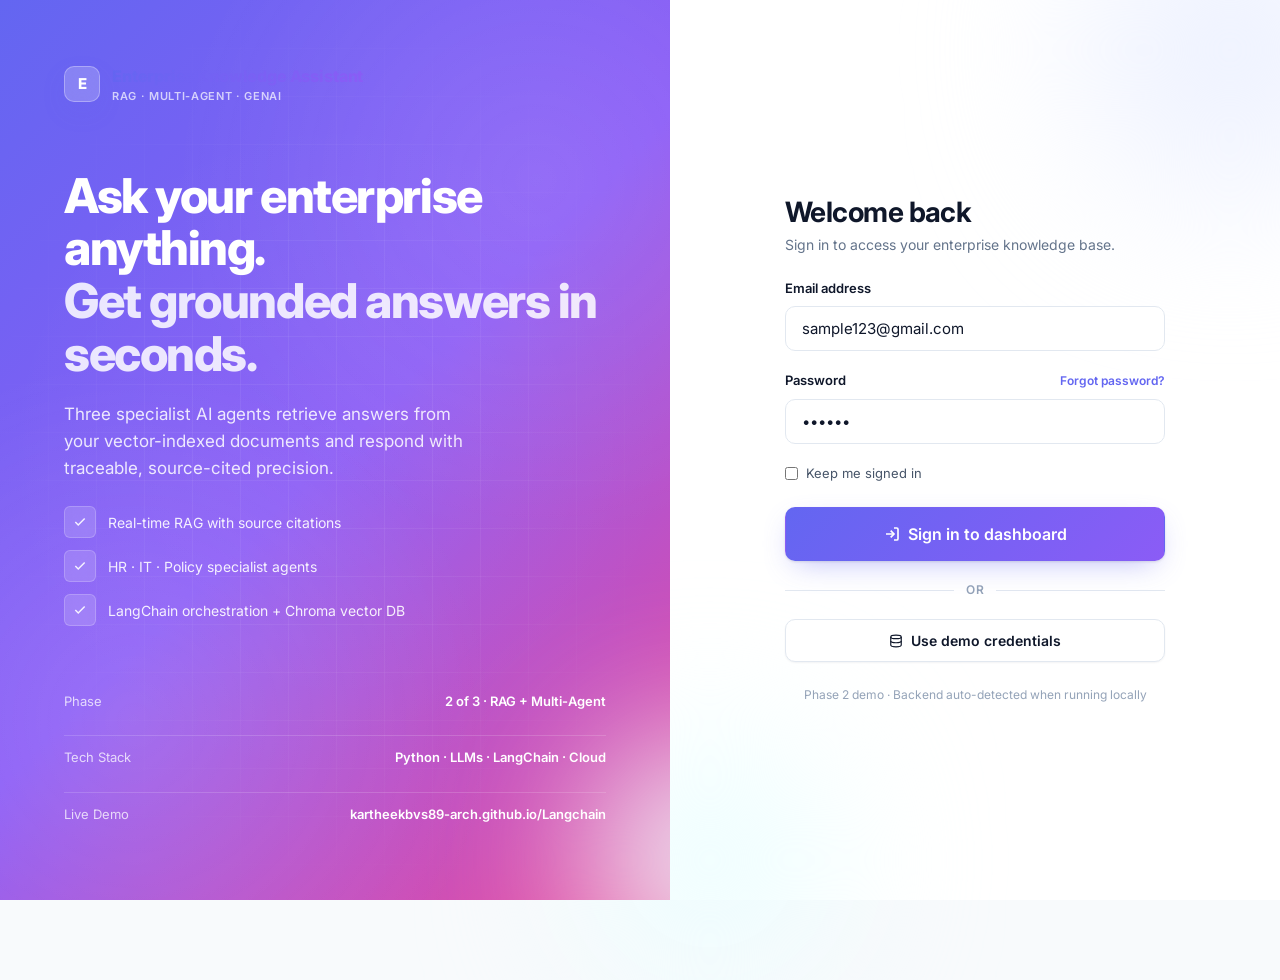
<file: documents.html>
<!DOCTYPE html>
<html lang="en">
<head>
  <meta charset="UTF-8" />
  <meta name="viewport" content="width=device-width, initial-scale=1.0" />
  <title>Documents · Enterprise Knowledge Assistant</title>
  <link rel="preconnect" href="https://fonts.googleapis.com" />
  <link rel="preconnect" href="https://fonts.gstatic.com" crossorigin />
  <link href="https://fonts.googleapis.com/css2?family=Inter:wght@400;500;600;700;800&family=JetBrains+Mono:wght@400;500;700&display=swap" rel="stylesheet" />
  <link rel="stylesheet" href="css/style.css" />
  <link rel="stylesheet" href="css/pages.css" />
</head>
<body>
  <script src="js/app.js"></script>
  <script>
    const MOCK_DOCS = [
      { name: 'HR_Policy_Manual_2024.pdf', type: 'pdf', agent: 'HR', size: '2.4 MB', uploaded: 'Aug 12, 2026', status: 'indexed', chunks: 184 },
      { name: 'Leave_Policy.docx',          type: 'docx', agent: 'HR', size: '180 KB', uploaded: 'Aug 10, 2026', status: 'indexed', chunks: 23 },
      { name: 'Payroll_Procedure.docx',     type: 'docx', agent: 'HR', size: '342 KB', uploaded: 'Aug 10, 2026', status: 'indexed', chunks: 41 },
      { name: 'Onboarding_Checklist.pdf',    type: 'pdf',  agent: 'HR', size: '640 KB', uploaded: 'Aug 09, 2026', status: 'indexed', chunks: 12 },
      { name: 'IT_SOP_PasswordReset.pdf',    type: 'pdf',  agent: 'IT', size: '1.1 MB', uploaded: 'Aug 11, 2026', status: 'indexed', chunks: 28 },
      { name: 'IT_Network_Guide_v2.pdf',     type: 'pdf',  agent: 'IT', size: '3.2 MB', uploaded: 'Aug 11, 2026', status: 'indexed', chunks: 156 },
      { name: 'Asset_Policy.docx',           type: 'docx', agent: 'IT', size: '220 KB', uploaded: 'Aug 08, 2026', status: 'indexed', chunks: 18 },
      { name: 'Software_Whitelist.txt',      type: 'txt',  agent: 'IT', size: '94 KB',  uploaded: 'Aug 14, 2026', status: 'processing', chunks: 0 },
      { name: 'InfoSec_Policy_v4.pdf',       type: 'pdf',  agent: 'Policy', size: '4.1 MB', uploaded: 'Aug 07, 2026', status: 'indexed', chunks: 212 },
      { name: 'Code_of_Conduct_2024.pdf',    type: 'pdf',  agent: 'Policy', size: '1.8 MB', uploaded: 'Aug 07, 2026', status: 'indexed', chunks: 88 },
      { name: 'Hybrid_Work_Policy_2024.pdf', type: 'pdf',  agent: 'Policy', size: '420 KB', uploaded: 'Aug 06, 2026', status: 'indexed', chunks: 22 },
      { name: 'Security_Incident_Response.pdf', type: 'pdf', agent: 'Policy', size: '2.0 MB', uploaded: 'Aug 14, 2026', status: 'processing', chunks: 0 },
      { name: 'Vendor_Compliance_2024.docx', type: 'docx', agent: 'Policy', size: '760 KB', uploaded: 'Aug 05, 2026', status: 'failed', chunks: 0 },
    ];

    let filterAgent = 'all';
    let searchQuery = '';

    function fileIcon(type) {
      return `<div class="file-icon ${type}">${type.toUpperCase()}</div>`;
    }

    function agentBadge(agent) {
      const cls = agent.toLowerCase();
      return `<span class="badge badge-${cls}">${agent}</span>`;
    }

    function renderDocumentsPage() {
      const stats = computeStats();
      const mainContent = `
        <div class="page">
          <div class="page-header flex items-center justify-between">
            <div>
              <h1>Documents</h1>
              <p>Manage documents indexed in the vector database. Each document is chunked and embedded for retrieval.</p>
            </div>
            <button class="btn btn-primary" onclick="document.getElementById('fileInput').click()">
              <svg width="16" height="16" viewBox="0 0 24 24" fill="none" stroke="currentColor" stroke-width="2.5"><path d="M21 15v4a2 2 0 0 1-2 2H5a2 2 0 0 1-2-2v-4"/><polyline points="17 8 12 3 7 8"/><line x1="12" y1="3" x2="12" y2="15"/></svg>
              Upload document
            </button>
            <input type="file" id="fileInput" class="hidden" onchange="handleUpload(event)" />
          </div>

          <div class="stat-grid">
            <div class="stat-card">
              <div class="stat-card-icon">
                <svg width="18" height="18" viewBox="0 0 24 24" fill="none" stroke="currentColor" stroke-width="2"><path d="M14 2H6a2 2 0 0 0-2 2v16a2 2 0 0 0 2 2h12a2 2 0 0 0 2-2V8z"/><polyline points="14 2 14 8 20 8"/></svg>
              </div>
              <div class="stat-label">Total documents</div>
              <div class="stat-value">${stats.total}</div>
              <div class="stat-delta up"><svg width="10" height="10" viewBox="0 0 24 24" fill="currentColor"><polygon points="12 4 20 16 4 16"/></svg>${stats.indexed} indexed · ${stats.processing} processing · ${stats.failed} failed</div>
            </div>
            <div class="stat-card accent">
              <div class="stat-card-icon">
                <svg width="18" height="18" viewBox="0 0 24 24" fill="none" stroke="currentColor" stroke-width="2"><rect x="3" y="3" width="7" height="7"/><rect x="14" y="3" width="7" height="7"/><rect x="3" y="14" width="7" height="7"/><rect x="14" y="14" width="7" height="7"/></svg>
              </div>
              <div class="stat-label">Total chunks</div>
              <div class="stat-value">${stats.chunks.toLocaleString()}</div>
              <div class="stat-delta">~512 tokens per chunk</div>
            </div>
            <div class="stat-card success">
              <div class="stat-card-icon">
                <svg width="18" height="18" viewBox="0 0 24 24" fill="none" stroke="currentColor" stroke-width="2"><path d="M22 12h-4l-3 9L9 3l-3 9H2"/></svg>
              </div>
              <div class="stat-label">Storage used</div>
              <div class="stat-value">${stats.storage}</div>
              <div class="stat-delta">Across 3 agent namespaces</div>
            </div>
            <div class="stat-card warning">
              <div class="stat-card-icon">
                <svg width="18" height="18" viewBox="0 0 24 24" fill="none" stroke="currentColor" stroke-width="2"><circle cx="12" cy="12" r="10"/><polyline points="12 6 12 12 16 14"/></svg>
              </div>
              <div class="stat-label">Avg embeddings</div>
              <div class="stat-value">${stats.avgEmb}</div>
              <div class="stat-delta">all-MiniLM-L6-v2 · 384-dim</div>
            </div>
          </div>

          <div class="grid grid-cols-3 mb-6">
            <div class="card card-hover">
              <div class="card-header">
                <span class="card-title">HR knowledge base</span>
                <span class="badge badge-hr">${stats.byAgent.HR} docs</span>
              </div>
              <div class="progress mb-4"><div class="progress-bar" style="width:${(stats.byAgent.HR/13)*100}%"></div></div>
              <div class="text-muted" style="font-size:0.75rem;">HR_Policy_Manual, Leave, Payroll, Onboarding</div>
            </div>
            <div class="card card-hover">
              <div class="card-header">
                <span class="card-title">IT knowledge base</span>
                <span class="badge badge-it">${stats.byAgent.IT} docs</span>
              </div>
              <div class="progress mb-4"><div class="progress-bar" style="width:${(stats.byAgent.IT/13)*100}%; background: linear-gradient(135deg, #6366F1, #8B5CF6);"></div></div>
              <div class="text-muted" style="font-size:0.75rem;">SOPs, Network guides, Asset policy</div>
            </div>
            <div class="card card-hover">
              <div class="card-header">
                <span class="card-title">Policy knowledge base</span>
                <span class="badge badge-policy">${stats.byAgent.Policy} docs</span>
              </div>
              <div class="progress mb-4"><div class="progress-bar" style="width:${(stats.byAgent.Policy/13)*100}%; background: linear-gradient(135deg, #14B8A6, #06B6D4);"></div></div>
              <div class="text-muted" style="font-size:0.75rem;">InfoSec, Code of Conduct, Hybrid Work</div>
            </div>
          </div>

          <div class="card mb-6">
            <div class="card-header">
              <span class="card-title">Upload new document</span>
              <span class="text-muted" style="font-size:0.75rem;">PDF · DOCX · TXT · MD · max 25 MB</span>
            </div>
            <div class="upload-zone" id="uploadZone" onclick="document.getElementById('fileInput').click()">
              <div class="upload-zone-icon">
                <svg width="22" height="22" viewBox="0 0 24 24" fill="none" stroke="currentColor" stroke-width="2.5"><path d="M21 15v4a2 2 0 0 1-2 2H5a2 2 0 0 1-2-2v-4"/><polyline points="17 8 12 3 7 8"/><line x1="12" y1="3" x2="12" y2="15"/></svg>
              </div>
              <h4>Drop a file here or click to browse</h4>
              <p>Documents are chunked, embedded, and stored in the agent-specific vector namespace.</p>
            </div>
            <div class="form-group" style="margin-top:var(--space-4); margin-bottom:0;">
              <label class="form-label">Assign to agent namespace</label>
              <select class="form-select" id="uploadAgent" style="max-width:240px;">
                <option value="hr">HR Agent</option>
                <option value="it">IT Agent</option>
                <option value="policy">Policy Agent</option>
              </select>
            </div>
          </div>

          <div class="doc-table-wrap">
            <div class="filter-bar">
              <div class="search-wrap">
                <svg width="14" height="14" viewBox="0 0 24 24" fill="none" stroke="currentColor" stroke-width="2"><circle cx="11" cy="11" r="8"/><line x1="21" y1="21" x2="16.65" y2="16.65"/></svg>
                <input type="text" placeholder="Search documents..." id="searchInput" oninput="onSearch(event)" />
              </div>
              <div class="flex gap-2">
                <button class="btn btn-sm ${filterAgent === 'all' ? 'btn-primary' : 'btn-secondary'}" onclick="setFilter('all')">All</button>
                <button class="btn btn-sm ${filterAgent === 'hr' ? 'btn-primary' : 'btn-secondary'}" onclick="setFilter('HR')">HR</button>
                <button class="btn btn-sm ${filterAgent === 'it' ? 'btn-primary' : 'btn-secondary'}" onclick="setFilter('IT')">IT</button>
                <button class="btn btn-sm ${filterAgent === 'policy' ? 'btn-primary' : 'btn-secondary'}" onclick="setFilter('Policy')">Policy</button>
              </div>
            </div>
            <table class="table">
              <thead>
                <tr>
                  <th>Document</th>
                  <th>Agent</th>
                  <th>Size</th>
                  <th>Chunks</th>
                  <th>Status</th>
                  <th>Uploaded</th>
                  <th style="width:80px;"></th>
                </tr>
              </thead>
              <tbody id="docTbody">
                ${renderDocRows()}
              </tbody>
            </table>
            <div class="p-4 text-muted" style="font-size:0.75rem; text-align:center;">
              Showing ${filteredDocs().length} of ${MOCK_DOCS.length} documents · Phase 1 mock data
            </div>
          </div>
        </div>
      `;

      mountShell('documents', 'Documents', 'Home / Workspace / Documents', mainContent, '');

      const zone = document.getElementById('uploadZone');
      if (zone) {
        ['dragenter', 'dragover'].forEach(evt => {
          zone.addEventListener(evt, (e) => { e.preventDefault(); zone.classList.add('dragover'); });
        });
        ['dragleave', 'drop'].forEach(evt => {
          zone.addEventListener(evt, (e) => { e.preventDefault(); zone.classList.remove('dragover'); });
        });
        zone.addEventListener('drop', (e) => {
          const file = e.dataTransfer.files[0];
          if (file) showToast(`"${file.name}" queued for upload to ${document.getElementById('uploadAgent').value.toUpperCase()} namespace`, 'info');
        });
      }
    }

    function computeStats() {
      const indexed = MOCK_DOCS.filter(d => d.status === 'indexed').length;
      const processing = MOCK_DOCS.filter(d => d.status === 'processing').length;
      const failed = MOCK_DOCS.filter(d => d.status === 'failed').length;
      const chunks = MOCK_DOCS.reduce((sum, d) => sum + d.chunks, 0);
      const storageMB = MOCK_DOCS.reduce((sum, d) => {
        const mb = parseFloat(d.size);
        return sum + (isNaN(mb) ? 0 : mb);
      }, 0);
      return {
        total: MOCK_DOCS.length,
        indexed, processing, failed,
        chunks,
        storage: storageMB.toFixed(1) + ' MB',
        avgEmb: chunks.toLocaleString(),
        byAgent: {
          HR: MOCK_DOCS.filter(d => d.agent === 'HR').length,
          IT: MOCK_DOCS.filter(d => d.agent === 'IT').length,
          Policy: MOCK_DOCS.filter(d => d.agent === 'Policy').length,
        },
      };
    }

    function filteredDocs() {
      return MOCK_DOCS.filter(d => {
        if (filterAgent !== 'all' && d.agent !== filterAgent) return false;
        if (searchQuery && !d.name.toLowerCase().includes(searchQuery.toLowerCase())) return false;
        return true;
      });
    }

    function renderDocRows() {
      return filteredDocs().map(d => `
        <tr>
          <td>
            <div class="flex items-center gap-3">
              ${fileIcon(d.type)}
              <div>
                <div style="font-weight:600; color:var(--color-text);">${d.name}</div>
                <div class="text-muted" style="font-size:0.6875rem;">${d.type.toUpperCase()} document</div>
              </div>
            </div>
          </td>
          <td>${agentBadge(d.agent)}</td>
          <td class="text-mono" style="font-size:0.8125rem; color:var(--color-text-secondary);">${d.size}</td>
          <td class="text-mono" style="font-size:0.8125rem; color:var(--color-text-secondary);">${d.chunks || '—'}</td>
          <td>
            <span class="status-pill ${d.status}">
              <span class="badge-dot ${d.status === 'indexed' ? 'active' : ''}"></span>
              ${d.status}
            </span>
          </td>
          <td style="font-size:0.8125rem; color:var(--color-text-muted);">${d.uploaded}</td>
          <td>
            <button class="btn-icon" title="Re-index" onclick="showToast('Re-indexing ${d.name}...', 'info')">
              <svg width="14" height="14" viewBox="0 0 24 24" fill="none" stroke="currentColor" stroke-width="2"><polyline points="23 4 23 10 17 10"/><polyline points="1 20 1 14 7 14"/><path d="M3.51 9a9 9 0 0 1 14.85-3.36L23 10M1 14l4.64 4.36A9 9 0 0 0 20.49 15"/></svg>
            </button>
            <button class="btn-icon" title="Delete" onclick="showToast('Deleted ${d.name}', 'error')">
              <svg width="14" height="14" viewBox="0 0 24 24" fill="none" stroke="currentColor" stroke-width="2"><polyline points="3 6 5 6 21 6"/><path d="M19 6v14a2 2 0 0 1-2 2H7a2 2 0 0 1-2-2V6m3 0V4a2 2 0 0 1 2-2h4a2 2 0 0 1 2 2v2"/></svg>
            </button>
          </td>
        </tr>
      `).join('');
    }

    function setFilter(agent) {
      filterAgent = agent;
      document.getElementById('docTbody').innerHTML = renderDocRows();
      const buttons = document.querySelectorAll('.filter-bar .btn');
      buttons.forEach(b => {
        const txt = b.textContent.trim();
        const isActive = (agent === 'all' && txt === 'All') ||
                         (agent === 'HR' && txt === 'HR') ||
                         (agent === 'IT' && txt === 'IT') ||
                         (agent === 'Policy' && txt === 'Policy');
        b.className = 'btn btn-sm ' + (isActive ? 'btn-primary' : 'btn-secondary');
      });
    }

    function onSearch(e) {
      searchQuery = e.target.value;
      document.getElementById('docTbody').innerHTML = renderDocRows();
    }

    function handleUpload(e) {
      const file = e.target.files[0];
      if (!file) return;
      const agent = document.getElementById('uploadAgent').value.toUpperCase();
      showToast(`"${file.name}" (${(file.size/1024/1024).toFixed(2)} MB) uploaded to ${agent} namespace — indexing...`, 'info');
      e.target.value = '';
    }

    function showToast(msg, type = 'success') {
      const existing = document.querySelector('.toast');
      if (existing) existing.remove();
      const icon = type === 'success' ? '<polyline points="20 6 9 17 4 12"/>' :
                   type === 'error' ? '<line x1="18" y1="6" x2="6" y2="18"/><line x1="6" y1="6" x2="18" y2="18"/>' :
                   '<circle cx="12" cy="12" r="10"/><line x1="12" y1="8" x2="12" y2="12"/><line x1="12" y1="16" x2="12.01" y2="16"/>';
      const toast = document.createElement('div');
      toast.className = `toast ${type}`;
      toast.innerHTML = `
        <div class="toast-icon">
          <svg width="14" height="14" viewBox="0 0 24 24" fill="none" stroke="currentColor" stroke-width="2.5">${icon}</svg>
        </div>
        <span style="font-size:0.875rem; font-weight:500;">${msg}</span>
      `;
      document.body.appendChild(toast);
      setTimeout(() => {
        toast.style.opacity = '0';
        toast.style.transform = 'translateX(20px)';
        toast.style.transition = 'all 300ms';
        setTimeout(() => toast.remove(), 300);
      }, 3000);
    }

    renderDocumentsPage();
  </script>
</body>
</html>
</file>
<file: css/style.css>
/* ============================================================
   Enterprise Knowledge Assistant — Design System v2
   Modern · Realistic · Real-time feel
   ============================================================ */

/* ---------- 1. Design Tokens ---------- */
:root {
  /* Brand palette — deep indigo + electric cyan */
  --color-bg: #0F172A;
  --color-bg-elevated: #1E293B;
  --color-surface: #FFFFFF;
  --color-surface-alt: #F8FAFC;
  --color-surface-muted: #F1F5F9;

  /* Brand colors */
  --color-primary: #6366F1;
  --color-primary-hover: #4F46E5;
  --color-primary-soft: #EEF2FF;
  --color-primary-glow: rgba(99, 102, 241, 0.45);

  --color-accent: #06B6D4;
  --color-accent-hover: #0891B2;
  --color-accent-soft: #ECFEFF;

  --color-success: #10B981;
  --color-success-soft: #D1FAE5;
  --color-warning: #F59E0B;
  --color-warning-soft: #FEF3C7;
  --color-danger: #EF4444;
  --color-danger-soft: #FEE2E2;

  /* Per-agent brand colors */
  --color-hr: #EC4899;
  --color-hr-soft: #FCE7F3;
  --color-it: #6366F1;
  --color-it-soft: #EEF2FF;
  --color-policy: #14B8A6;
  --color-policy-soft: #CCFBF1;

  /* Text */
  --color-text: #0F172A;
  --color-text-secondary: #475569;
  --color-text-muted: #64748B;
  --color-text-subtle: #94A3B8;
  --color-text-inverse: #FFFFFF;

  /* Borders */
  --color-border: #E2E8F0;
  --color-border-strong: #CBD5E1;
  --color-border-subtle: #F1F5F9;

  /* Gradients */
  --gradient-primary: linear-gradient(135deg, #6366F1 0%, #8B5CF6 100%);
  --gradient-accent: linear-gradient(135deg, #06B6D4 0%, #6366F1 100%);
  --gradient-success: linear-gradient(135deg, #10B981 0%, #06B6D4 100%);
  --gradient-warning: linear-gradient(135deg, #F59E0B 0%, #EF4444 100%);
  --gradient-hero: linear-gradient(135deg, #6366F1 0%, #8B5CF6 50%, #EC4899 100%);
  --gradient-mesh: radial-gradient(at 0% 0%, rgba(99,102,241,0.15) 0px, transparent 50%),
                   radial-gradient(at 100% 0%, rgba(6,182,212,0.12) 0px, transparent 50%),
                   radial-gradient(at 100% 100%, rgba(236,72,153,0.10) 0px, transparent 50%);

  /* Typography */
  --font-sans: 'Inter', -apple-system, BlinkMacSystemFont, 'Segoe UI', Roboto, Helvetica, Arial, sans-serif;
  --font-mono: 'JetBrains Mono', 'SF Mono', Monaco, Consolas, monospace;

  /* Radius */
  --radius-sm: 6px;
  --radius-md: 10px;
  --radius-lg: 14px;
  --radius-xl: 20px;
  --radius-2xl: 24px;
  --radius-full: 9999px;

  /* Spacing scale */
  --space-1: 4px;
  --space-2: 8px;
  --space-3: 12px;
  --space-4: 16px;
  --space-5: 20px;
  --space-6: 24px;
  --space-8: 32px;
  --space-10: 40px;
  --space-12: 48px;
  --space-16: 64px;
  --space-20: 80px;

  /* Shadows — soft, layered */
  --shadow-xs: 0 1px 2px rgba(15, 23, 42, 0.05);
  --shadow-sm: 0 1px 3px rgba(15, 23, 42, 0.08), 0 1px 2px rgba(15, 23, 42, 0.04);
  --shadow-md: 0 4px 6px -1px rgba(15, 23, 42, 0.10), 0 2px 4px -1px rgba(15, 23, 42, 0.06);
  --shadow-lg: 0 10px 15px -3px rgba(15, 23, 42, 0.10), 0 4px 6px -2px rgba(15, 23, 42, 0.05);
  --shadow-xl: 0 20px 25px -5px rgba(15, 23, 42, 0.12), 0 10px 10px -5px rgba(15, 23, 42, 0.04);
  --shadow-2xl: 0 25px 50px -12px rgba(15, 23, 42, 0.25);
  --shadow-primary: 0 10px 30px -10px var(--color-primary-glow);
  --shadow-accent: 0 10px 30px -10px rgba(6, 182, 212, 0.4);

  /* Transitions */
  --transition-fast: 120ms cubic-bezier(0.4, 0, 0.2, 1);
  --transition: 200ms cubic-bezier(0.4, 0, 0.2, 1);
  --transition-slow: 400ms cubic-bezier(0.4, 0, 0.2, 1);
  --ease-bounce: cubic-bezier(0.34, 1.56, 0.64, 1);

  /* Layout */
  --sidebar-width: 280px;
  --header-height: 64px;
  --max-content: 1440px;
}

/* ---------- 2. Reset ---------- */
*, *::before, *::after { box-sizing: border-box; margin: 0; padding: 0; }

html {
  font-size: 16px;
  -webkit-font-smoothing: antialiased;
  -moz-osx-font-smoothing: grayscale;
  scroll-behavior: smooth;
}

body {
  font-family: var(--font-sans);
  background: var(--color-surface-alt);
  color: var(--color-text);
  line-height: 1.5;
  min-height: 100vh;
  background-image: var(--gradient-mesh);
  background-attachment: fixed;
}

a { color: inherit; text-decoration: none; }
button { font-family: inherit; cursor: pointer; border: none; background: none; }
input, textarea, select { font-family: inherit; font-size: inherit; color: inherit; }
ul, ol { list-style: none; }
img, svg { display: block; max-width: 100%; }

/* ---------- 3. Typography ---------- */
h1 { font-size: 2.25rem; font-weight: 800; letter-spacing: -0.03em; line-height: 1.1; }
h2 { font-size: 1.75rem; font-weight: 700; letter-spacing: -0.02em; line-height: 1.2; }
h3 { font-size: 1.375rem; font-weight: 700; letter-spacing: -0.01em; }
h4 { font-size: 1.125rem; font-weight: 600; }
h5 { font-size: 0.9375rem; font-weight: 600; }
h6 {
  font-size: 0.75rem;
  font-weight: 700;
  text-transform: uppercase;
  letter-spacing: 0.08em;
  color: var(--color-text-subtle);
}

p { font-size: 0.9375rem; color: var(--color-text-secondary); }
.text-muted { color: var(--color-text-muted); }
.text-subtle { color: var(--color-text-subtle); }
.text-mono { font-family: var(--font-mono); }
.text-gradient {
  background: var(--gradient-primary);
  -webkit-background-clip: text;
  background-clip: text;
  -webkit-text-fill-color: transparent;
  color: transparent;
}

/* ---------- 4. Buttons ---------- */
.btn {
  display: inline-flex;
  align-items: center;
  justify-content: center;
  gap: var(--space-2);
  padding: var(--space-3) var(--space-5);
  font-size: 0.875rem;
  font-weight: 600;
  border-radius: var(--radius-md);
  border: 1px solid transparent;
  transition: all var(--transition);
  white-space: nowrap;
  position: relative;
  overflow: hidden;
}

.btn::before {
  content: '';
  position: absolute;
  inset: 0;
  background: linear-gradient(90deg, transparent, rgba(255,255,255,0.2), transparent);
  transform: translateX(-100%);
  transition: transform 600ms;
}
.btn:hover::before { transform: translateX(100%); }

.btn-primary {
  background: var(--gradient-primary);
  color: var(--color-text-inverse);
  box-shadow: var(--shadow-sm), var(--shadow-primary);
}
.btn-primary:hover {
  transform: translateY(-1px);
  box-shadow: var(--shadow-md), var(--shadow-primary);
}

.btn-secondary {
  background: var(--color-surface);
  color: var(--color-text);
  border-color: var(--color-border);
  box-shadow: var(--shadow-xs);
}
.btn-secondary:hover {
  background: var(--color-surface-alt);
  border-color: var(--color-border-strong);
  transform: translateY(-1px);
}

.btn-ghost {
  background: transparent;
  color: var(--color-text-secondary);
  padding: var(--space-2) var(--space-3);
}
.btn-ghost:hover {
  background: var(--color-surface-muted);
  color: var(--color-text);
}

.btn-icon {
  width: 36px;
  height: 36px;
  padding: 0;
  border-radius: var(--radius-md);
  display: inline-flex;
  align-items: center;
  justify-content: center;
  color: var(--color-text-muted);
  transition: all var(--transition);
}
.btn-icon:hover {
  background: var(--color-surface-muted);
  color: var(--color-primary);
}

.btn-sm { padding: var(--space-2) var(--space-3); font-size: 0.8125rem; }
.btn-lg { padding: var(--space-4) var(--space-6); font-size: 1rem; }
.btn-block { width: 100%; }

/* ---------- 5. Forms ---------- */
.form-group { margin-bottom: var(--space-5); }
.form-label {
  display: block;
  font-size: 0.8125rem;
  font-weight: 600;
  margin-bottom: var(--space-2);
  color: var(--color-text);
}
.form-input, .form-textarea, .form-select {
  width: 100%;
  padding: var(--space-3) var(--space-4);
  background: var(--color-surface);
  border: 1.5px solid var(--color-border);
  border-radius: var(--radius-md);
  font-size: 0.9375rem;
  color: var(--color-text);
  transition: all var(--transition);
}
.form-input:focus, .form-textarea:focus, .form-select:focus {
  outline: none;
  border-color: var(--color-primary);
  box-shadow: 0 0 0 4px var(--color-primary-soft);
}
.form-textarea { resize: vertical; min-height: 96px; }
.form-hint {
  font-size: 0.75rem;
  color: var(--color-text-muted);
  margin-top: var(--space-2);
}

/* ---------- 6. Layout ---------- */
.app-shell {
  display: grid;
  grid-template-columns: var(--sidebar-width) 1fr;
  grid-template-rows: var(--header-height) 1fr;
  grid-template-areas:
    "sidebar header"
    "sidebar main";
  height: 100vh;
  overflow: hidden;
}

.sidebar {
  grid-area: sidebar;
  background: var(--color-surface);
  border-right: 1px solid var(--color-border);
  display: flex;
  flex-direction: column;
  overflow-y: auto;
  box-shadow: var(--shadow-sm);
  z-index: 10;
}

.header {
  grid-area: header;
  background: rgba(255, 255, 255, 0.85);
  backdrop-filter: blur(12px);
  -webkit-backdrop-filter: blur(12px);
  border-bottom: 1px solid var(--color-border);
  display: flex;
  align-items: center;
  justify-content: space-between;
  padding: 0 var(--space-8);
  z-index: 5;
}

.main {
  grid-area: main;
  overflow-y: auto;
  background: var(--color-surface-alt);
}

/* ---------- 7. Sidebar ---------- */
.sidebar-brand {
  height: var(--header-height);
  padding: 0 var(--space-6);
  display: flex;
  align-items: center;
  gap: var(--space-3);
  border-bottom: 1px solid var(--color-border-subtle);
}

.brand-mark {
  width: 36px;
  height: 36px;
  background: var(--gradient-primary);
  color: var(--color-text-inverse);
  border-radius: var(--radius-md);
  display: inline-flex;
  align-items: center;
  justify-content: center;
  font-weight: 800;
  font-size: 0.9375rem;
  box-shadow: var(--shadow-primary);
}

.brand-name {
  font-weight: 800;
  font-size: 1rem;
  letter-spacing: -0.01em;
  background: var(--gradient-primary);
  -webkit-background-clip: text;
  background-clip: text;
  -webkit-text-fill-color: transparent;
}
.brand-sub {
  font-size: 0.6875rem;
  color: var(--color-text-muted);
  font-weight: 600;
  text-transform: uppercase;
  letter-spacing: 0.06em;
}

.sidebar-nav { padding: var(--space-4); flex: 1; }

.nav-section-title {
  font-size: 0.6875rem;
  font-weight: 700;
  text-transform: uppercase;
  letter-spacing: 0.1em;
  color: var(--color-text-subtle);
  padding: var(--space-4) var(--space-3) var(--space-2);
}

.nav-item {
  display: flex;
  align-items: center;
  gap: var(--space-3);
  padding: var(--space-3) var(--space-3);
  border-radius: var(--radius-md);
  color: var(--color-text-secondary);
  font-size: 0.875rem;
  font-weight: 500;
  transition: all var(--transition);
  margin-bottom: 2px;
  position: relative;
}
.nav-item:hover {
  background: var(--color-surface-muted);
  color: var(--color-text);
  transform: translateX(2px);
}
.nav-item.active {
  background: var(--color-primary-soft);
  color: var(--color-primary);
  font-weight: 600;
}
.nav-item.active::before {
  content: '';
  position: absolute;
  left: -16px;
  top: 50%;
  transform: translateY(-50%);
  width: 4px;
  height: 24px;
  background: var(--gradient-primary);
  border-radius: 0 4px 4px 0;
}

.nav-item-icon { width: 18px; height: 18px; flex-shrink: 0; }

.sidebar-footer { padding: var(--space-4); border-top: 1px solid var(--color-border-subtle); }

.user-chip {
  display: flex;
  align-items: center;
  gap: var(--space-3);
  padding: var(--space-2);
  border-radius: var(--radius-md);
  transition: all var(--transition);
  cursor: pointer;
}
.user-chip:hover {
  background: var(--color-surface-muted);
}

.user-avatar {
  width: 36px;
  height: 36px;
  border-radius: 50%;
  background: var(--gradient-primary);
  color: var(--color-text-inverse);
  display: inline-flex;
  align-items: center;
  justify-content: center;
  font-weight: 700;
  font-size: 0.8125rem;
  box-shadow: var(--shadow-primary);
}

.user-info { flex: 1; min-width: 0; }
.user-name {
  font-size: 0.8125rem;
  font-weight: 600;
  color: var(--color-text);
  white-space: nowrap;
  overflow: hidden;
  text-overflow: ellipsis;
}
.user-id {
  font-size: 0.6875rem;
  color: var(--color-text-muted);
  font-family: var(--font-mono);
  white-space: nowrap;
  overflow: hidden;
  text-overflow: ellipsis;
}

/* ---------- 8. Header ---------- */
.header-title { display: flex; align-items: center; gap: var(--space-3); }
.header-title h2 { font-size: 1.25rem; }
.header-breadcrumb { font-size: 0.75rem; color: var(--color-text-muted); }
.header-actions { display: flex; align-items: center; gap: var(--space-2); }

/* ---------- 9. Cards ---------- */
.card {
  background: var(--color-surface);
  border: 1px solid var(--color-border);
  border-radius: var(--radius-lg);
  padding: var(--space-6);
  box-shadow: var(--shadow-sm);
  transition: all var(--transition);
}
.card-hover:hover {
  box-shadow: var(--shadow-lg);
  transform: translateY(-2px);
  border-color: var(--color-primary);
}

.card-header {
  display: flex;
  align-items: center;
  justify-content: space-between;
  margin-bottom: var(--space-4);
}
.card-title { font-size: 1rem; font-weight: 700; color: var(--color-text); }

/* ---------- 10. Badges & Tags ---------- */
.badge {
  display: inline-flex;
  align-items: center;
  gap: var(--space-1);
  padding: 3px var(--space-2);
  font-size: 0.6875rem;
  font-weight: 700;
  border-radius: var(--radius-full);
  text-transform: uppercase;
  letter-spacing: 0.05em;
  background: var(--color-surface-muted);
  color: var(--color-text-secondary);
}
.badge-primary { background: var(--color-primary-soft); color: var(--color-primary); }
.badge-success { background: var(--color-success-soft); color: var(--color-success); }
.badge-warning { background: var(--color-warning-soft); color: var(--color-warning); }
.badge-danger  { background: var(--color-danger-soft);  color: var(--color-danger); }
.badge-accent  { background: var(--color-accent-soft);  color: var(--color-accent); }
.badge-hr      { background: var(--color-hr-soft);      color: var(--color-hr); }
.badge-it      { background: var(--color-it-soft);      color: var(--color-it); }
.badge-policy  { background: var(--color-policy-soft);  color: var(--color-policy); }

.badge-dot {
  width: 6px;
  height: 6px;
  border-radius: 50%;
  background: var(--color-text-subtle);
}
.badge-dot.active {
  background: var(--color-success);
  box-shadow: 0 0 0 3px var(--color-success-soft);
  animation: pulse-dot 2s infinite;
}

@keyframes pulse-dot {
  0%, 100% { box-shadow: 0 0 0 3px var(--color-success-soft); }
  50% { box-shadow: 0 0 0 6px rgba(16, 185, 129, 0.1); }
}

.tag {
  display: inline-flex;
  align-items: center;
  padding: 3px var(--space-2);
  font-size: 0.75rem;
  font-weight: 600;
  border-radius: var(--radius-sm);
  background: var(--color-surface-muted);
  color: var(--color-text-secondary);
}

/* ---------- 11. Tables ---------- */
.table { width: 100%; border-collapse: collapse; font-size: 0.875rem; }
.table th {
  text-align: left;
  font-size: 0.6875rem;
  font-weight: 700;
  text-transform: uppercase;
  letter-spacing: 0.05em;
  color: var(--color-text-muted);
  padding: var(--space-3) var(--space-4);
  border-bottom: 1px solid var(--color-border);
  background: var(--color-surface-alt);
}
.table td {
  padding: var(--space-4);
  border-bottom: 1px solid var(--color-border-subtle);
  color: var(--color-text);
}
.table tr:last-child td { border-bottom: none; }
.table tr { transition: background var(--transition-fast); }
.table tr:hover td { background: var(--color-primary-soft); }

/* ---------- 12. Utilities ---------- */
.flex { display: flex; }
.flex-col { display: flex; flex-direction: column; }
.items-center { align-items: center; }
.justify-between { justify-content: space-between; }
.gap-1 { gap: var(--space-1); }
.gap-2 { gap: var(--space-2); }
.gap-3 { gap: var(--space-3); }
.gap-4 { gap: var(--space-4); }
.gap-6 { gap: var(--space-6); }

.p-4 { padding: var(--space-4); }
.p-6 { padding: var(--space-6); }
.p-8 { padding: var(--space-8); }

.mb-2 { margin-bottom: var(--space-2); }
.mb-4 { margin-bottom: var(--space-4); }
.mb-6 { margin-bottom: var(--space-6); }
.mt-6 { margin-top: var(--space-6); }

.grid { display: grid; }
.grid-cols-2 { grid-template-columns: repeat(2, 1fr); }
.grid-cols-3 { grid-template-columns: repeat(3, 1fr); }
.grid-cols-4 { grid-template-columns: repeat(4, 1fr); }

.text-center { text-align: center; }
.text-right  { text-align: right; }

.w-full { width: 100%; }
.h-full { height: 100%; }
.hidden { display: none !important; }

.divider { height: 1px; background: var(--color-border-subtle); margin: var(--space-4) 0; }

/* ---------- 13. Page wrapper ---------- */
.page {
  padding: var(--space-8);
  max-width: var(--max-content);
  margin: 0 auto;
}
.page-header { margin-bottom: var(--space-6); }
.page-header h1 { font-size: 1.75rem; margin-bottom: var(--space-1); }
.page-header p { color: var(--color-text-muted); font-size: 0.875rem; }

/* ---------- 14. Stats ---------- */
.stat-grid {
  display: grid;
  grid-template-columns: repeat(4, 1fr);
  gap: var(--space-4);
  margin-bottom: var(--space-6);
}

.stat-card {
  background: var(--color-surface);
  border: 1px solid var(--color-border);
  border-radius: var(--radius-lg);
  padding: var(--space-5);
  position: relative;
  overflow: hidden;
  transition: all var(--transition);
  box-shadow: var(--shadow-sm);
}
.stat-card:hover {
  transform: translateY(-2px);
  box-shadow: var(--shadow-lg);
}
.stat-card::before {
  content: '';
  position: absolute;
  top: 0; left: 0; right: 0;
  height: 3px;
  background: var(--gradient-primary);
}
.stat-card.success::before { background: var(--gradient-success); }
.stat-card.warning::before { background: var(--gradient-warning); }
.stat-card.accent::before  { background: var(--gradient-accent); }

.stat-card-icon {
  position: absolute;
  top: var(--space-5);
  right: var(--space-5);
  width: 40px;
  height: 40px;
  border-radius: var(--radius-md);
  background: var(--color-primary-soft);
  color: var(--color-primary);
  display: inline-flex;
  align-items: center;
  justify-content: center;
}
.stat-card.success .stat-card-icon { background: var(--color-success-soft); color: var(--color-success); }
.stat-card.warning .stat-card-icon { background: var(--color-warning-soft); color: var(--color-warning); }
.stat-card.accent  .stat-card-icon { background: var(--color-accent-soft);  color: var(--color-accent); }

.stat-label {
  font-size: 0.75rem;
  font-weight: 700;
  text-transform: uppercase;
  letter-spacing: 0.05em;
  color: var(--color-text-muted);
  margin-bottom: var(--space-2);
}
.stat-value {
  font-size: 2rem;
  font-weight: 800;
  letter-spacing: -0.02em;
  font-family: var(--font-mono);
  color: var(--color-text);
  line-height: 1;
}
.stat-delta {
  font-size: 0.75rem;
  color: var(--color-text-muted);
  margin-top: var(--space-2);
  display: flex;
  align-items: center;
  gap: var(--space-1);
}
.stat-delta.up { color: var(--color-success); }
.stat-delta.down { color: var(--color-danger); }

/* ---------- 15. Progress ---------- */
.progress {
  height: 8px;
  background: var(--color-surface-muted);
  border-radius: var(--radius-full);
  overflow: hidden;
  position: relative;
}
.progress-bar {
  height: 100%;
  background: var(--gradient-primary);
  border-radius: var(--radius-full);
  transition: width 800ms var(--ease-bounce);
  position: relative;
  overflow: hidden;
}
.progress-bar::after {
  content: '';
  position: absolute;
  inset: 0;
  background: linear-gradient(90deg, transparent, rgba(255,255,255,0.4), transparent);
  animation: shimmer 2s infinite;
}
.progress-bar.muted { background: var(--color-border-strong); }
.progress-bar.muted::after { display: none; }
.progress-bar.success { background: var(--gradient-success); }
.progress-bar.warning { background: var(--gradient-warning); }

@keyframes shimmer {
  0% { transform: translateX(-100%); }
  100% { transform: translateX(100%); }
}

/* ---------- 16. Scrollbar ---------- */
::-webkit-scrollbar { width: 10px; height: 10px; }
::-webkit-scrollbar-track { background: transparent; }
::-webkit-scrollbar-thumb {
  background: var(--color-border-strong);
  border-radius: var(--radius-full);
  border: 2px solid var(--color-surface-alt);
}
::-webkit-scrollbar-thumb:hover { background: var(--color-text-subtle); }

/* ---------- 17. Animations ---------- */
@keyframes fadeIn {
  from { opacity: 0; transform: translateY(8px); }
  to { opacity: 1; transform: translateY(0); }
}
@keyframes slideInRight {
  from { opacity: 0; transform: translateX(20px); }
  to { opacity: 1; transform: translateX(0); }
}
@keyframes slideInLeft {
  from { opacity: 0; transform: translateX(-20px); }
  to { opacity: 1; transform: translateX(0); }
}
@keyframes scaleIn {
  from { opacity: 0; transform: scale(0.95); }
  to { opacity: 1; transform: scale(1); }
}
@keyframes float {
  0%, 100% { transform: translateY(0); }
  50% { transform: translateY(-6px); }
}

.animate-fade-in { animation: fadeIn 400ms var(--transition) both; }
.animate-slide-right { animation: slideInRight 400ms var(--transition) both; }
.animate-slide-left { animation: slideInLeft 400ms var(--transition) both; }
.animate-scale-in { animation: scaleIn 300ms var(--ease-bounce) both; }

/* ---------- 18. Responsive ---------- */
@media (max-width: 1024px) {
  .stat-grid { grid-template-columns: repeat(2, 1fr); }
  .grid-cols-4 { grid-template-columns: repeat(2, 1fr); }
}

@media (max-width: 768px) {
  .app-shell {
    grid-template-columns: 1fr;
    grid-template-areas:
      "header"
      "main";
  }
  .sidebar { display: none; }
  .stat-grid { grid-template-columns: 1fr; }
  .grid-cols-2, .grid-cols-3, .grid-cols-4 { grid-template-columns: 1fr; }
}
</file>
<file: css/pages.css>
/* ============================================================
   Page-specific styles — modern, vibrant, real-time feel
   ============================================================ */

/* ---------- A. Login Page ---------- */
.login-shell {
  min-height: 100vh;
  display: grid;
  grid-template-columns: 1.1fr 1fr;
  background: var(--color-surface-alt);
}

.login-art {
  background: var(--gradient-hero);
  color: var(--color-text-inverse);
  padding: var(--space-16);
  display: flex;
  flex-direction: column;
  justify-content: space-between;
  position: relative;
  overflow: hidden;
}

.login-art::before {
  content: "";
  position: absolute;
  inset: 0;
  background-image:
    radial-gradient(circle at 20% 80%, rgba(255,255,255,0.12) 0%, transparent 40%),
    radial-gradient(circle at 80% 20%, rgba(255,255,255,0.10) 0%, transparent 40%),
    radial-gradient(circle at 50% 50%, rgba(255,255,255,0.05) 0%, transparent 60%);
  pointer-events: none;
}

.login-art::after {
  content: "";
  position: absolute;
  inset: 0;
  background-image:
    linear-gradient(rgba(255,255,255,0.06) 1px, transparent 1px),
    linear-gradient(90deg, rgba(255,255,255,0.06) 1px, transparent 1px);
  background-size: 48px 48px;
  mask-image: radial-gradient(ellipse at center, black 30%, transparent 75%);
  pointer-events: none;
}

.login-art-brand {
  display: flex;
  align-items: center;
  gap: var(--space-3);
  position: relative;
  z-index: 1;
}
.login-art-brand .brand-mark {
  background: rgba(255, 255, 255, 0.2);
  color: var(--color-text-inverse);
  backdrop-filter: blur(20px);
  border: 1px solid rgba(255, 255, 255, 0.3);
}

.login-art-content { position: relative; z-index: 1; }
.login-art-content h1 {
  font-size: 3rem;
  line-height: 1.1;
  margin-bottom: var(--space-5);
  letter-spacing: -0.03em;
  color: var(--color-text-inverse);
}
.login-art-content p {
  color: rgba(255, 255, 255, 0.85);
  font-size: 1.0625rem;
  max-width: 420px;
  line-height: 1.6;
}

.login-art-features {
  position: relative;
  z-index: 1;
  display: flex;
  flex-direction: column;
  gap: var(--space-3);
  margin-top: var(--space-6);
}
.login-art-feature {
  display: flex;
  align-items: center;
  gap: var(--space-3);
  color: rgba(255, 255, 255, 0.9);
  font-size: 0.875rem;
}
.login-art-feature-icon {
  width: 32px;
  height: 32px;
  border-radius: var(--radius-sm);
  background: rgba(255, 255, 255, 0.15);
  border: 1px solid rgba(255, 255, 255, 0.2);
  display: inline-flex;
  align-items: center;
  justify-content: center;
  flex-shrink: 0;
  backdrop-filter: blur(8px);
}

.login-art-meta {
  position: relative;
  z-index: 1;
  display: flex;
  flex-direction: column;
  gap: var(--space-3);
  font-size: 0.8125rem;
  color: rgba(255, 255, 255, 0.75);
}
.login-art-meta-row {
  display: flex;
  justify-content: space-between;
  padding: var(--space-3) 0;
  border-top: 1px solid rgba(255, 255, 255, 0.15);
}
.login-art-meta-row:first-child { border-top: none; padding-top: 0; }
.login-art-meta-row span:last-child { font-weight: 600; color: var(--color-text-inverse); }

.login-form-wrap {
  display: flex;
  align-items: center;
  justify-content: center;
  padding: var(--space-8);
  background: var(--color-surface);
  position: relative;
}
.login-form-wrap::before {
  content: '';
  position: absolute;
  top: -100px; right: -100px;
  width: 300px; height: 300px;
  background: var(--color-primary-soft);
  border-radius: 50%;
  filter: blur(80px);
  pointer-events: none;
}
.login-form-wrap::after {
  content: '';
  position: absolute;
  bottom: -80px; left: -80px;
  width: 240px; height: 240px;
  background: var(--color-accent-soft);
  border-radius: 50%;
  filter: blur(80px);
  pointer-events: none;
}

.login-form {
  width: 100%;
  max-width: 380px;
  position: relative;
  z-index: 1;
  animation: scaleIn 500ms var(--ease-bounce) both;
}
.login-form h2 { margin-bottom: var(--space-1); }
.login-form .form-sub {
  color: var(--color-text-muted);
  font-size: 0.875rem;
  margin-bottom: var(--space-6);
}

.login-divider {
  display: flex;
  align-items: center;
  gap: var(--space-3);
  margin: var(--space-5) 0;
  color: var(--color-text-subtle);
  font-size: 0.75rem;
  font-weight: 600;
  text-transform: uppercase;
  letter-spacing: 0.05em;
}
.login-divider::before, .login-divider::after {
  content: "";
  flex: 1;
  height: 1px;
  background: var(--color-border);
}

@media (max-width: 900px) {
  .login-shell { grid-template-columns: 1fr; }
  .login-art { display: none; }
}

/* ---------- B. Chat Page ---------- */
.chat-layout {
  display: grid;
  grid-template-columns: 300px 1fr;
  height: 100%;
}

.chat-sidebar {
  border-right: 1px solid var(--color-border);
  background: var(--color-surface);
  display: flex;
  flex-direction: column;
  overflow: hidden;
}

.chat-sidebar-header {
  padding: var(--space-4);
  border-bottom: 1px solid var(--color-border-subtle);
}
.chat-sidebar-header h6 { margin-bottom: var(--space-2); }

.agent-list { flex: 1; overflow-y: auto; padding: var(--space-3); }

.agent-card {
  display: flex;
  align-items: flex-start;
  gap: var(--space-3);
  padding: var(--space-3);
  border-radius: var(--radius-md);
  border: 1.5px solid transparent;
  cursor: pointer;
  transition: all var(--transition);
  margin-bottom: var(--space-2);
  background: var(--color-surface);
}
.agent-card:hover {
  background: var(--color-surface-alt);
  border-color: var(--color-border);
  transform: translateX(2px);
}
.agent-card.active {
  background: var(--color-primary-soft);
  border-color: var(--color-primary);
  box-shadow: var(--shadow-sm), var(--shadow-primary);
}
.agent-card.active .agent-desc { color: var(--color-text-secondary); }

.agent-icon {
  width: 40px;
  height: 40px;
  border-radius: var(--radius-md);
  background: var(--gradient-primary);
  color: var(--color-text-inverse);
  display: inline-flex;
  align-items: center;
  justify-content: center;
  flex-shrink: 0;
  font-weight: 800;
  font-size: 0.875rem;
  box-shadow: var(--shadow-sm);
}
.agent-card[data-agent="hr"] .agent-icon     { background: linear-gradient(135deg, #EC4899, #F43F5E); }
.agent-card[data-agent="it"] .agent-icon     { background: linear-gradient(135deg, #6366F1, #8B5CF6); }
.agent-card[data-agent="policy"] .agent-icon { background: linear-gradient(135deg, #14B8A6, #06B6D4); }

.agent-name { font-size: 0.875rem; font-weight: 700; margin-bottom: 2px; color: var(--color-text); }
.agent-desc { font-size: 0.75rem; color: var(--color-text-muted); line-height: 1.4; }

.chat-history-list { padding: var(--space-3); border-top: 1px solid var(--color-border-subtle); }
.chat-history-item {
  padding: var(--space-3);
  border-radius: var(--radius-md);
  cursor: pointer;
  transition: all var(--transition);
  margin-bottom: var(--space-1);
}
.chat-history-item:hover { background: var(--color-surface-muted); }
.chat-history-item-title {
  font-size: 0.8125rem;
  font-weight: 600;
  color: var(--color-text);
  white-space: nowrap;
  overflow: hidden;
  text-overflow: ellipsis;
}
.chat-history-item-meta { font-size: 0.6875rem; color: var(--color-text-subtle); margin-top: 2px; }

/* Chat main */
.chat-main {
  display: flex;
  flex-direction: column;
  height: 100%;
  background: var(--color-surface-alt);
  background-image:
    radial-gradient(at 80% 0%, rgba(99, 102, 241, 0.06) 0px, transparent 50%),
    radial-gradient(at 0% 100%, rgba(6, 182, 212, 0.04) 0px, transparent 50%);
}

.chat-header {
  padding: var(--space-4) var(--space-6);
  background: rgba(255, 255, 255, 0.85);
  backdrop-filter: blur(12px);
  border-bottom: 1px solid var(--color-border);
  display: flex;
  align-items: center;
  justify-content: space-between;
}
.chat-header-info { display: flex; align-items: center; gap: var(--space-3); }
.chat-header-info h3 { font-size: 1.0625rem; }
.chat-header-info .text-muted { font-size: 0.75rem; }

.chat-messages {
  flex: 1;
  overflow-y: auto;
  padding: var(--space-6);
  display: flex;
  flex-direction: column;
  gap: var(--space-4);
}

.message {
  display: flex;
  gap: var(--space-3);
  max-width: 760px;
  animation: slideInLeft 350ms var(--transition) both;
}
.message.user { animation: slideInRight 350ms var(--transition) both; align-self: flex-end; flex-direction: row-reverse; }

.message-avatar {
  width: 36px;
  height: 36px;
  border-radius: 50%;
  background: var(--gradient-primary);
  color: var(--color-text-inverse);
  display: inline-flex;
  align-items: center;
  justify-content: center;
  font-weight: 700;
  font-size: 0.75rem;
  flex-shrink: 0;
  box-shadow: var(--shadow-sm);
}
.message.user .message-avatar {
  background: linear-gradient(135deg, #10B981, #06B6D4);
}

.message-body { flex: 1; min-width: 0; }
.message-meta {
  display: flex;
  align-items: center;
  gap: var(--space-2);
  margin-bottom: var(--space-1);
}
.message.user .message-meta { justify-content: flex-end; }
.message-author { font-size: 0.8125rem; font-weight: 700; color: var(--color-text); }
.message-time { font-size: 0.6875rem; color: var(--color-text-subtle); }
.message-content {
  font-size: 0.9375rem;
  line-height: 1.6;
  color: var(--color-text);
  padding: var(--space-4);
  background: var(--color-surface);
  border: 1px solid var(--color-border);
  border-radius: var(--radius-lg);
  border-top-left-radius: var(--radius-sm);
  box-shadow: var(--shadow-xs);
  white-space: pre-wrap;
  word-wrap: break-word;
}
.message.user .message-content {
  background: var(--gradient-primary);
  color: var(--color-text-inverse);
  border-color: transparent;
  border-top-left-radius: var(--radius-lg);
  border-top-right-radius: var(--radius-sm);
  box-shadow: var(--shadow-primary);
}

.message-sources {
  margin-top: var(--space-3);
  padding: var(--space-4);
  background: var(--color-surface);
  border: 1px solid var(--color-border);
  border-radius: var(--radius-md);
  font-size: 0.8125rem;
  box-shadow: var(--shadow-xs);
}
.message-sources-title {
  font-size: 0.6875rem;
  font-weight: 700;
  text-transform: uppercase;
  letter-spacing: 0.05em;
  color: var(--color-text-muted);
  margin-bottom: var(--space-3);
  display: flex;
  align-items: center;
  gap: var(--space-2);
}
.source-chip {
  display: inline-flex;
  align-items: center;
  gap: var(--space-2);
  padding: var(--space-2) var(--space-3);
  background: var(--color-primary-soft);
  border: 1px solid rgba(99, 102, 241, 0.2);
  border-radius: var(--radius-sm);
  font-size: 0.75rem;
  margin-right: var(--space-2);
  margin-bottom: var(--space-2);
  color: var(--color-text);
  font-weight: 500;
  transition: all var(--transition);
  cursor: pointer;
}
.source-chip:hover {
  background: var(--color-primary);
  color: var(--color-text-inverse);
  transform: translateY(-1px);
  box-shadow: var(--shadow-primary);
}
.source-chip .score {
  font-family: var(--font-mono);
  font-size: 0.6875rem;
  padding: 2px 6px;
  border-radius: var(--radius-sm);
  background: rgba(99, 102, 241, 0.15);
  color: var(--color-primary);
  font-weight: 700;
}
.source-chip:hover .score { background: rgba(255, 255, 255, 0.25); color: var(--color-text-inverse); }

.typing-indicator {
  display: flex;
  align-items: center;
  gap: var(--space-2);
  padding: var(--space-4);
  background: var(--color-surface);
  border: 1px solid var(--color-border);
  border-radius: var(--radius-lg);
  border-top-left-radius: var(--radius-sm);
  width: fit-content;
  box-shadow: var(--shadow-xs);
}
.typing-dot {
  width: 8px;
  height: 8px;
  border-radius: 50%;
  background: var(--color-primary);
  animation: typing 1.4s infinite;
}
.typing-dot:nth-child(2) { animation-delay: 0.2s; }
.typing-dot:nth-child(3) { animation-delay: 0.4s; }

@keyframes typing {
  0%, 60%, 100% { opacity: 0.3; transform: translateY(0); }
  30% { opacity: 1; transform: translateY(-4px); }
}

/* Composer */
.chat-composer {
  padding: var(--space-4) var(--space-6);
  background: rgba(255, 255, 255, 0.85);
  backdrop-filter: blur(12px);
  border-top: 1px solid var(--color-border);
}
.chat-composer-inner { max-width: 760px; margin: 0 auto; }
.composer-input-wrap {
  display: flex;
  align-items: flex-end;
  gap: var(--space-2);
  background: var(--color-surface);
  border: 1.5px solid var(--color-border);
  border-radius: var(--radius-lg);
  padding: var(--space-2);
  transition: all var(--transition);
  box-shadow: var(--shadow-sm);
}
.composer-input-wrap:focus-within {
  border-color: var(--color-primary);
  box-shadow: 0 0 0 4px var(--color-primary-soft);
}
.composer-input {
  flex: 1;
  border: none;
  background: transparent;
  padding: var(--space-2) var(--space-3);
  font-size: 0.9375rem;
  resize: none;
  min-height: 36px;
  max-height: 200px;
  outline: none;
  color: var(--color-text);
}
.composer-send {
  width: 40px;
  height: 40px;
  border-radius: var(--radius-md);
  background: var(--gradient-primary);
  color: var(--color-text-inverse);
  display: inline-flex;
  align-items: center;
  justify-content: center;
  flex-shrink: 0;
  transition: all var(--transition);
  box-shadow: var(--shadow-sm);
}
.composer-send:hover:not(:disabled) {
  transform: translateY(-1px) scale(1.05);
  box-shadow: var(--shadow-primary);
}
.composer-send:disabled {
  background: var(--color-surface-muted);
  color: var(--color-text-subtle);
  cursor: not-allowed;
  box-shadow: none;
}

.composer-hint {
  font-size: 0.6875rem;
  color: var(--color-text-subtle);
  text-align: center;
  margin-top: var(--space-2);
}

.empty-chat {
  flex: 1;
  display: flex;
  flex-direction: column;
  align-items: center;
  justify-content: center;
  padding: var(--space-8);
  text-align: center;
  gap: var(--space-4);
  animation: scaleIn 400ms var(--ease-bounce) both;
}
.empty-chat-icon {
  width: 72px;
  height: 72px;
  border-radius: var(--radius-xl);
  background: var(--gradient-primary);
  color: var(--color-text-inverse);
  display: inline-flex;
  align-items: center;
  justify-content: center;
  box-shadow: var(--shadow-xl), var(--shadow-primary);
  animation: float 3s ease-in-out infinite;
}
.empty-chat h3 { font-size: 1.25rem; }
.empty-chat p {
  color: var(--color-text-muted);
  font-size: 0.875rem;
  max-width: 420px;
}
.suggested-prompts {
  display: grid;
  grid-template-columns: repeat(2, 1fr);
  gap: var(--space-3);
  margin-top: var(--space-4);
  width: 100%;
  max-width: 580px;
}
.prompt-chip {
  text-align: left;
  padding: var(--space-4);
  background: var(--color-surface);
  border: 1.5px solid var(--color-border);
  border-radius: var(--radius-md);
  cursor: pointer;
  transition: all var(--transition);
  font-size: 0.8125rem;
  box-shadow: var(--shadow-xs);
}
.prompt-chip:hover {
  border-color: var(--color-primary);
  background: var(--color-primary-soft);
  transform: translateY(-2px);
  box-shadow: var(--shadow-md), var(--shadow-primary);
}
.prompt-chip strong { display: block; margin-bottom: 4px; font-size: 0.8125rem; color: var(--color-text); }
.prompt-chip span { color: var(--color-text-muted); font-size: 0.75rem; }

/* ---------- C. Documents Page ---------- */
.upload-zone {
  border: 2px dashed var(--color-border-strong);
  border-radius: var(--radius-lg);
  padding: var(--space-12);
  text-align: center;
  background: var(--color-surface-alt);
  transition: all var(--transition);
  cursor: pointer;
  position: relative;
  overflow: hidden;
}
.upload-zone::before {
  content: '';
  position: absolute;
  inset: 0;
  background: var(--gradient-primary);
  opacity: 0;
  transition: opacity var(--transition);
  pointer-events: none;
}
.upload-zone:hover, .upload-zone.dragover {
  border-color: var(--color-primary);
  background: var(--color-primary-soft);
  transform: translateY(-1px);
  box-shadow: var(--shadow-md);
}
.upload-zone.dragover::before { opacity: 0.05; }

.upload-zone-icon {
  width: 56px;
  height: 56px;
  border-radius: var(--radius-lg);
  background: var(--gradient-primary);
  color: var(--color-text-inverse);
  display: inline-flex;
  align-items: center;
  justify-content: center;
  margin-bottom: var(--space-3);
  box-shadow: var(--shadow-md), var(--shadow-primary);
  animation: float 3s ease-in-out infinite;
}
.upload-zone h4 { margin-bottom: var(--space-1); }
.upload-zone p { font-size: 0.8125rem; color: var(--color-text-muted); }

.doc-table-wrap {
  background: var(--color-surface);
  border: 1px solid var(--color-border);
  border-radius: var(--radius-lg);
  overflow: hidden;
  box-shadow: var(--shadow-sm);
}

.filter-bar {
  display: flex;
  align-items: center;
  gap: var(--space-3);
  padding: var(--space-4);
  border-bottom: 1px solid var(--color-border-subtle);
  background: var(--color-surface-alt);
}
.search-wrap { position: relative; flex: 1; }
.search-wrap svg {
  position: absolute;
  left: var(--space-3);
  top: 50%;
  transform: translateY(-50%);
  color: var(--color-text-subtle);
}
.search-wrap input {
  width: 100%;
  padding: var(--space-3) var(--space-3) var(--space-3) var(--space-8);
  background: var(--color-surface);
  border: 1.5px solid var(--color-border);
  border-radius: var(--radius-md);
  font-size: 0.8125rem;
  transition: all var(--transition);
}
.search-wrap input:focus {
  outline: none;
  border-color: var(--color-primary);
  box-shadow: 0 0 0 4px var(--color-primary-soft);
}

/* File type icons */
.file-icon {
  width: 32px;
  height: 32px;
  border-radius: var(--radius-sm);
  display: inline-flex;
  align-items: center;
  justify-content: center;
  font-size: 0.625rem;
  font-weight: 800;
  color: var(--color-text-inverse);
  flex-shrink: 0;
}
.file-icon.pdf { background: linear-gradient(135deg, #EF4444, #DC2626); }
.file-icon.docx { background: linear-gradient(135deg, #2563EB, #1D4ED8); }
.file-icon.txt { background: linear-gradient(135deg, #64748B, #475569); }
.file-icon.md { background: linear-gradient(135deg, #8B5CF6, #7C3AED); }

.status-pill {
  display: inline-flex;
  align-items: center;
  gap: var(--space-2);
  padding: 3px var(--space-3);
  font-size: 0.6875rem;
  font-weight: 700;
  border-radius: var(--radius-full);
  text-transform: uppercase;
  letter-spacing: 0.05em;
}
.status-pill.indexed {
  background: var(--color-success-soft);
  color: var(--color-success);
}
.status-pill.processing {
  background: var(--color-warning-soft);
  color: var(--color-warning);
}
.status-pill.failed {
  background: var(--color-danger-soft);
  color: var(--color-danger);
}

/* ---------- D. Analytics Page ---------- */
.chart-card {
  background: var(--color-surface);
  border: 1px solid var(--color-border);
  border-radius: var(--radius-lg);
  padding: var(--space-6);
  box-shadow: var(--shadow-sm);
  transition: all var(--transition);
}
.chart-card:hover { box-shadow: var(--shadow-lg); }

.chart-canvas { width: 100%; height: 240px; position: relative; }

/* Bar chart */
.bar-chart {
  display: flex;
  align-items: flex-end;
  gap: var(--space-3);
  height: 220px;
  padding: var(--space-4) 0;
  border-bottom: 1px solid var(--color-border-subtle);
}
.bar-col {
  flex: 1;
  display: flex;
  flex-direction: column;
  align-items: center;
  gap: var(--space-2);
  height: 100%;
  justify-content: flex-end;
}
.bar {
  width: 100%;
  max-width: 48px;
  background: var(--gradient-primary);
  border-radius: var(--radius-sm) var(--radius-sm) 0 0;
  position: relative;
  transition: all var(--transition);
  cursor: pointer;
  animation: growBar 800ms var(--ease-bounce) both;
}
.bar:hover {
  background: var(--gradient-accent);
  transform: scaleY(1.05);
  filter: brightness(1.1);
}
.bar-label { font-size: 0.6875rem; color: var(--color-text-muted); font-weight: 600; }
.bar-value {
  font-size: 0.6875rem;
  font-weight: 700;
  font-family: var(--font-mono);
  color: var(--color-text);
}

@keyframes growBar {
  from { transform: scaleY(0); }
  to { transform: scaleY(1); }
}

.line-chart-svg { width: 100%; height: 240px; display: block; }

/* Donut */
.donut-wrap { display: flex; align-items: center; gap: var(--space-6); }
.donut-svg { width: 180px; height: 180px; flex-shrink: 0; filter: drop-shadow(0 4px 12px rgba(15, 23, 42, 0.1)); }
.donut-legend { flex: 1; }
.legend-item {
  display: flex;
  align-items: center;
  gap: var(--space-3);
  padding: var(--space-3) 0;
  font-size: 0.875rem;
  border-bottom: 1px solid var(--color-border-subtle);
}
.legend-item:last-child { border-bottom: none; }
.legend-swatch {
  width: 14px;
  height: 14px;
  border-radius: var(--radius-sm);
  flex-shrink: 0;
  box-shadow: var(--shadow-xs);
}
.legend-label { flex: 1; font-weight: 500; }
.legend-value { font-family: var(--font-mono); font-weight: 700; font-size: 0.875rem; color: var(--color-text); }

/* Phase tracker */
.phase-tracker {
  display: grid;
  grid-template-columns: repeat(3, 1fr);
  gap: var(--space-4);
  margin-bottom: var(--space-6);
}
.phase-card {
  background: var(--color-surface);
  border: 1.5px solid var(--color-border);
  border-radius: var(--radius-lg);
  padding: var(--space-5);
  position: relative;
  overflow: hidden;
  transition: all var(--transition);
  box-shadow: var(--shadow-sm);
}
.phase-card:hover { transform: translateY(-2px); box-shadow: var(--shadow-lg); }
.phase-card.active {
  border-color: var(--color-primary);
  background: linear-gradient(135deg, var(--color-surface) 0%, var(--color-primary-soft) 100%);
}
.phase-card.active::before {
  content: "";
  position: absolute;
  top: 0; left: 0; right: 0;
  height: 4px;
  background: var(--gradient-primary);
}
.phase-card.done::before {
  content: "";
  position: absolute;
  top: 0; left: 0; right: 0;
  height: 4px;
  background: var(--gradient-success);
}
.phase-num {
  font-size: 0.6875rem;
  font-weight: 800;
  text-transform: uppercase;
  letter-spacing: 0.1em;
  color: var(--color-text-muted);
  margin-bottom: var(--space-2);
}
.phase-card.active .phase-num { color: var(--color-primary); }
.phase-card.done .phase-num { color: var(--color-success); }
.phase-title { font-size: 1.0625rem; font-weight: 700; margin-bottom: var(--space-1); }
.phase-desc {
  font-size: 0.8125rem;
  color: var(--color-text-muted);
  line-height: 1.5;
  margin-bottom: var(--space-4);
}
.phase-progress { display: flex; align-items: center; gap: var(--space-3); }
.phase-pct {
  font-size: 0.875rem;
  font-weight: 800;
  font-family: var(--font-mono);
  width: 48px;
  color: var(--color-text);
}
.phase-progress .progress { flex: 1; }

/* Spinner */
.spinner {
  display: inline-block;
  width: 14px;
  height: 14px;
  border: 2px solid var(--color-border-strong);
  border-top-color: var(--color-primary);
  border-radius: 50%;
  animation: spin 800ms linear infinite;
}
@keyframes spin { to { transform: rotate(360deg); } }

/* Toast */
.toast {
  position: fixed;
  bottom: var(--space-6);
  right: var(--space-6);
  background: var(--color-surface);
  border: 1px solid var(--color-border);
  border-left: 4px solid var(--color-success);
  border-radius: var(--radius-md);
  padding: var(--space-4) var(--space-5);
  box-shadow: var(--shadow-2xl);
  z-index: 1000;
  display: flex;
  align-items: center;
  gap: var(--space-3);
  animation: slideInRight 300ms var(--transition) both;
  max-width: 400px;
}
.toast.error { border-left-color: var(--color-danger); }
.toast.info { border-left-color: var(--color-primary); }
.toast-icon {
  width: 24px;
  height: 24px;
  border-radius: 50%;
  background: var(--color-success-soft);
  color: var(--color-success);
  display: inline-flex;
  align-items: center;
  justify-content: center;
  flex-shrink: 0;
}
.toast.error .toast-icon { background: var(--color-danger-soft); color: var(--color-danger); }
.toast.info .toast-icon { background: var(--color-primary-soft); color: var(--color-primary); }
</file>
